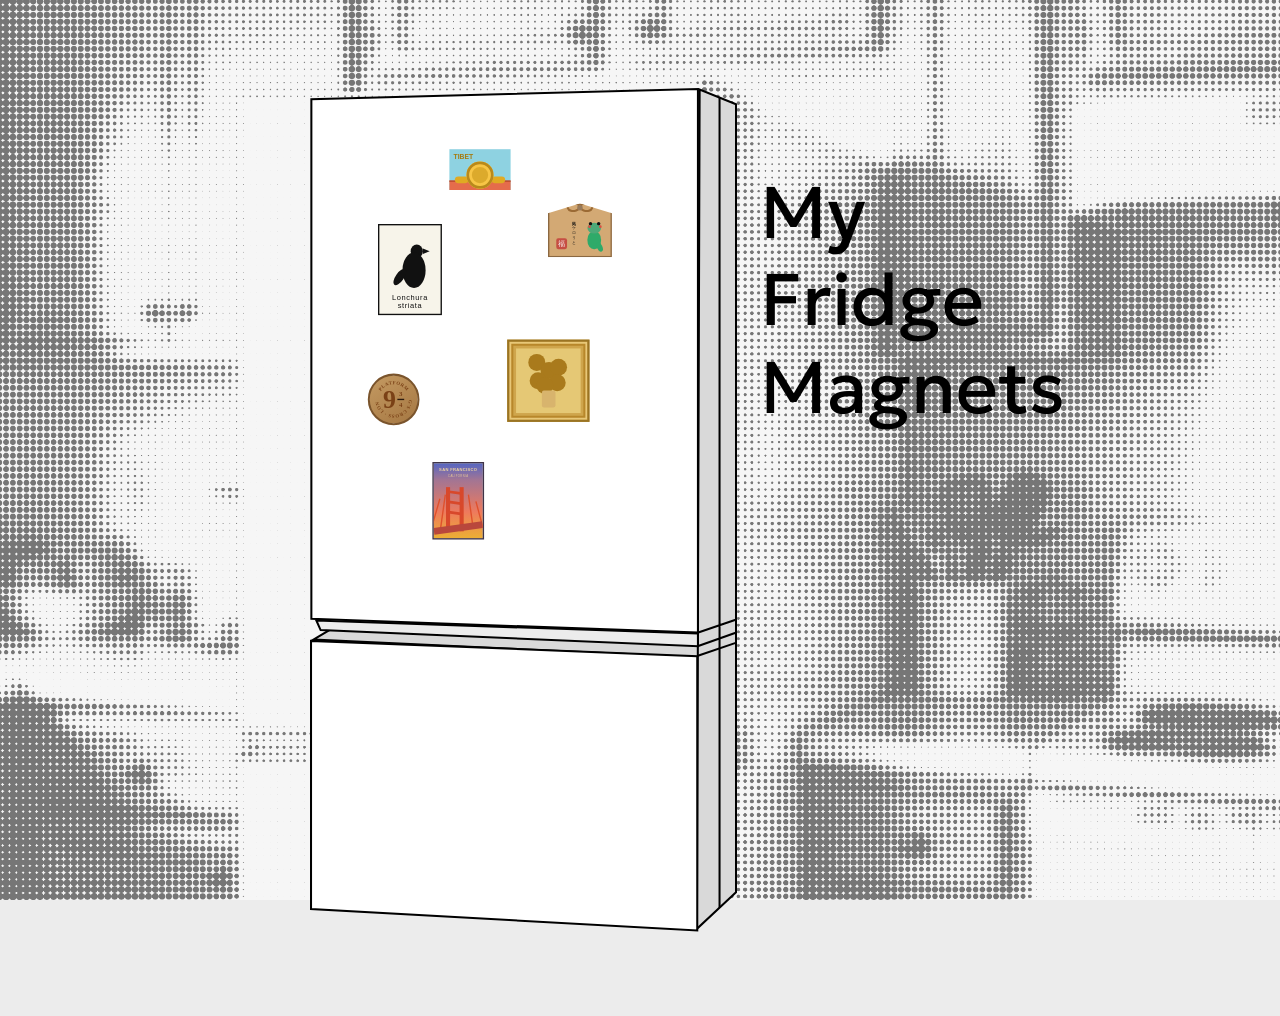
<file: index.html>
<!DOCTYPE html>
<html lang="en">
<head>
  <meta charset="UTF-8">
  <meta name="viewport" content="width=device-width, initial-scale=1.0">
  <title>My Fridge Magnets</title>
  <link rel="stylesheet" href="homepage.css">
  <style>
@import url('https://fonts.googleapis.com/css2?family=Geologica:wght,CRSV@100..900,0&display=swap');
</style>
</head>
<body>

  <div class="bg"></div>

  <main class="home">

    <section class="fridge-scene">

      <h1 class="fridge-title">My Fridge Magnets</h1>


      <div class="fridge-wrap">

       
          <svg class="fridge-svg" width="628" height="1241" viewBox="0 0 628 1241" fill="none" xmlns="http://www.w3.org/2000/svg">
            <path d="M584.037 813.896L566.328 836.966L5.03223 811.229L32.8906 794.514L584.037 813.896Z" fill="#D9D9D9" stroke="black" stroke-width="3"/>
            <rect x="552" y="787.5" width="54" height="51" fill="#D9D9D9"/>
            <path d="M626.5 24.0088V1182.85L569.011 1236.54L572.992 2.22656L626.5 24.0088Z" fill="#D9D9D9" stroke="black" stroke-width="3"/>
            <path d="M570.5 802.184V820.934L15.6279 797.25L9.3418 783.08L570.5 802.184Z" fill="#ECECEC" stroke="black" stroke-width="3"/>
            <path d="M570.5 800.944L2 780.553V16.46L570.5 1.53906V800.944Z" fill="white" stroke="black" stroke-width="3"/>
            <path d="M571 820.646L627 800.68M571 800.68L627 781.712M602.279 14.5V1205.5" stroke="black" stroke-width="3"/>
            <path d="M570.5 835L626 816" stroke="black" stroke-width="3"/>
            <path d="M569.5 835.468V1238.91L1.5 1207.54V813.061L569.5 835.468Z" fill="white" stroke="black" stroke-width="3"/>
          </svg>

          <button class="magnet magnet-sf" onclick="location.href='sanfrancisco.html'" aria-label="San Francisco magnet">

  <div class="sf-card">

    <div class="sf-title">SAN FRANCISCO</div>
    <div class="sf-subtitle">CALIFORNIA</div>


    <div class="bridge">
      <span class="tower tower-left"></span>
      <span class="tower tower-right"></span>

      <span class="cable cable-1"></span>
      <span class="cable cable-2"></span>
      <span class="cable cable-3"></span>
      <span class="cable cable-4"></span>
      <span class="cable cable-5"></span>
      <span class="cable cable-6"></span>

<span class="tower-bar bar1"></span>
<span class="tower-bar bar2"></span>
<span class="tower-bar bar3"></span>
      <span class="bridge-road"></span>
    </div>

  </div>

</button>

         <button class="magnet magnet-platform" onclick="location.href='platform934.html'">

  <div class="platform-badge">

    <svg class="platform-ring-text" viewBox="0 0 100 100">
      <defs>
        <path id="topArc" d="M 18,50 A 32,32 0 0,1 82,50" />
        <path id="bottomArc" d="M 82,50 A 32,32 0 0,1 18,50" />
      </defs>

      <text class="ring-top">
        <textPath href="#topArc" startOffset="50%" text-anchor="middle">
          PLATFORM
        </textPath>
      </text>

      <text class="ring-bottom">
        <textPath href="#bottomArc" startOffset="50%" text-anchor="middle">
          KING'S CROSS · LONDON
        </textPath>
      </text>
    </svg>

    <div class="platform-number">
      <span class="nine">9</span>
      <div class="fraction-wrap">
        <span class="fraction top">3</span>
        <span class="slash"></span>
        <span class="fraction bottom">4</span>
      </div>
    </div>

  </div>

</button>

               <button class="magnet magnet-tibet" onclick="location.href='tibet.html'">

  <div class="tibet-card">
    <div class="tibet-text-left">TIBET</div>

    <div class="dharma-wheel"></div>

    <div class="deer deer-left"></div>

    <div class="deer deer-right"></div>

    <div class="temple-base"></div>

  </div>

</button>

<button class="magnet-bird" onclick="location.href='zoo.html'" aria-label="Bird magnet">

  <span class="bird-card">

    <span class="bird">
      <span class="bird-head"></span>
      <span class="bird-body"></span>
      <span class="bird-tail"></span>
      <span class="bird-beak"></span>
    </span>

    <span class="bird-caption">Lonchura striata</span>

  </span>
  
</button>

<button class="magnet magnet-van-gogh" onclick="location.href='nationalgallery.html'">

  <div class="frame">
    
    <div class="painting">

      <div class="flower f1"></div>
      <div class="flower f2"></div>
      <div class="flower f3"></div>
      <div class="flower f4"></div>
      <div class="flower f5"></div>
      <div class="flower f6"></div>

      <div class="vase"></div>

    </div>

  </div>

</button>


  <button class="magnet-frog" onclick="location.href='hkd.html'" aria-label="Frog magnet">
    <span class="frog-board">
      <span class="frog-rope">
        <span class="rope-left"></span>
        <span class="rope-right"></span>
        <span class="rope-knot"></span>
      </span>
      <span class="frog-text-small">元気にケロリと</span>
      <span class="frog-stamp">福</span>

      <span class="frog-body"></span>
      <span class="frog-head"></span>
      <span class="frog-eye frog-eye-left"></span>
      <span class="frog-eye frog-eye-right"></span>
      <span class="frog-arm"></span>
      <span class="frog-dot frog-dot-left"></span>
      <span class="frog-dot frog-dot-right"></span>
    </span>
  </button>

</div>



      </div>
 
    </section>

  </main>

</body>
</html>
</file>
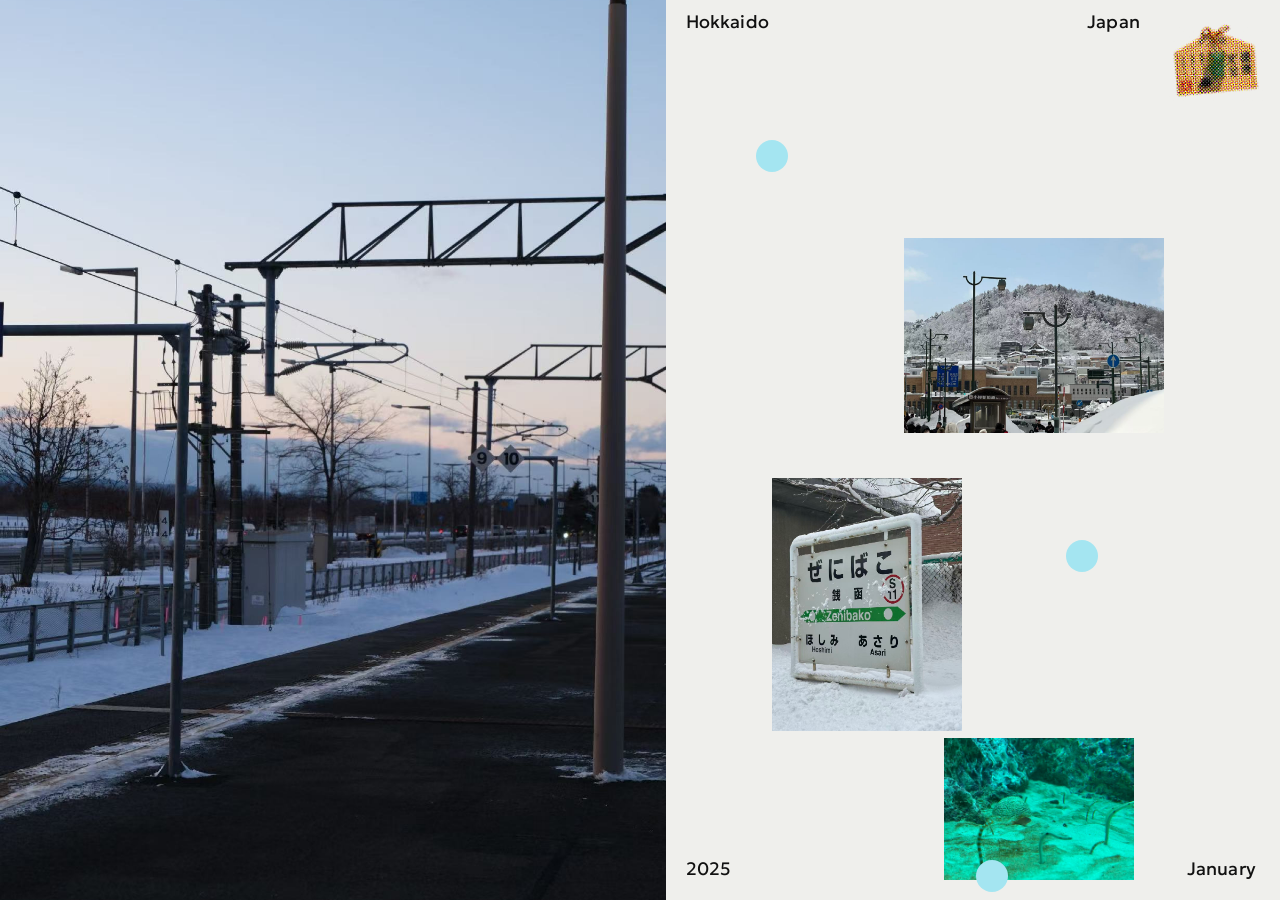
<file: hkd.html>
<!DOCTYPE html>
<html lang="en">
<head>
  <meta charset="UTF-8">
  <meta name="viewport" content="width=device-width, initial-scale=1.0">
  <title>Hokkaido</title>
  <link rel="stylesheet" href="hkd.css">
  <style>
    @import url('https://fonts.googleapis.com/css2?family=Geologica:wght@300;400;500;700&display=swap');
  </style>
</head>
<body>

  <main class="hokkaido-page">

    <section class="left-panel">
      <img src="img/Hokkaidomain.jpg" alt="Hokkaido main photo">
    </section>

    <section class="right-panel">

      <button class="corner-magnet"
              aria-label="Back to homepage"
              onclick="location.href='index.html'">
        <img src="img/hokkaidomagnet.png" alt="Hokkaido magnet">
      </button>

      <div class="meta top-left">Hokkaido</div>
      <div class="meta top-right">Japan</div>
      <div class="meta bottom-left">2025</div>
      <div class="meta bottom-right">January</div>

      <button class="dot dot-1"></button>
      <button class="dot dot-2"></button>
      <button class="dot dot-3"></button>


      <div class="scroll-content">

        <figure class="small-photo photo-1">
          <img src="img/hokkaido1.jpg" alt="Hokkaido photo 1">
        </figure>

        <figure class="small-photo photo-2">
          <img src="img/hokkaido2.jpg" alt="Hokkaido photo 2">
        </figure>

        <figure class="small-photo photo-3">
          <img src="img/hokkaido3.jpg" alt="Hokkaido photo 3">
        </figure>

      </div>

<div class="photo-group group-1">
  <button class="photo-btn photo-btn-1">
    <img src="img/hokkaido4.jpg" alt="Hokkaido photo 1">
  </button>
  <div class="photo-note note-1">
    This shop was full of delicate glass ornaments and tiny reflections.
  </div>
</div>

<div class="photo-group group-2">
  <button class="photo-btn photo-btn-2">
    <img src="img/hokkaido5.jpg" alt="Hokkaido photo 2">
  </button>
  <div class="photo-note note-2">
    At night, the snow lanterns glowed softly and the whole place felt very quiet.
  </div>
</div>
    </section>

  </main>

</body>
</html>
</file>
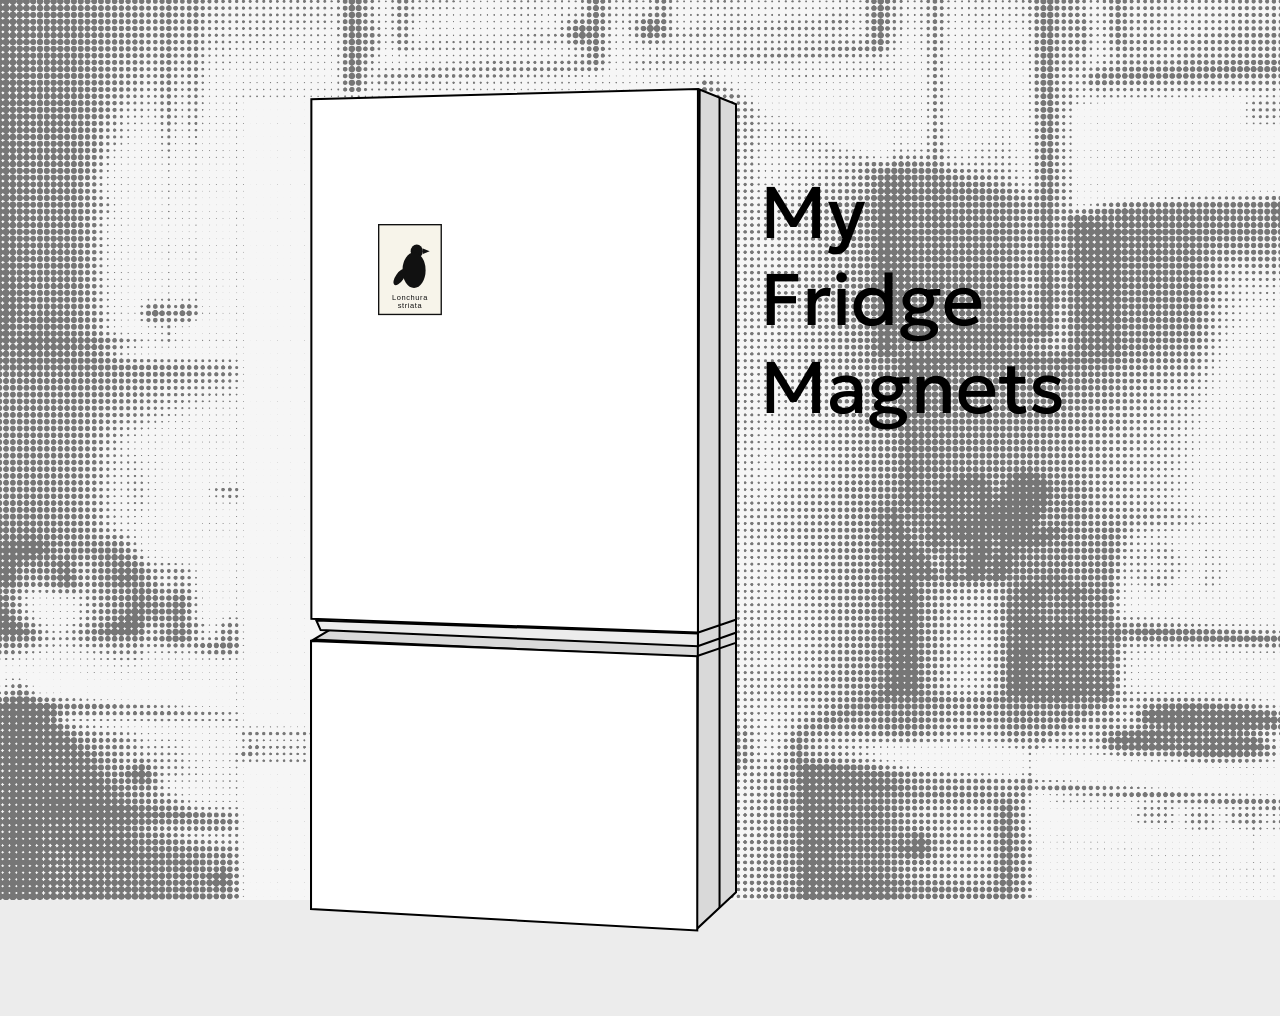
<file: homepage.html>
<!DOCTYPE html>
<html lang="en">
<head>
  <meta charset="UTF-8">
  <meta name="viewport" content="width=device-width, initial-scale=1.0">
  <title>My Fridge Magnets</title>
  <link rel="stylesheet" href="homepage.css">
  <style>
@import url('https://fonts.googleapis.com/css2?family=Geologica:wght,CRSV@100..900,0&display=swap');
</style>
</head>
<body>

  <!-- 背景 -->
  <div class="bg"></div>

  <main class="home">

    <section class="fridge-scene">

      <!-- 冰箱标题 -->
      <h1 class="fridge-title">My Fridge Magnets</h1>


      <div class="fridge-wrap">

       
          <svg class="fridge-svg" width="628" height="1241" viewBox="0 0 628 1241" fill="none" xmlns="http://www.w3.org/2000/svg">
            <path d="M584.037 813.896L566.328 836.966L5.03223 811.229L32.8906 794.514L584.037 813.896Z" fill="#D9D9D9" stroke="black" stroke-width="3"/>
            <rect x="552" y="787.5" width="54" height="51" fill="#D9D9D9"/>
            <path d="M626.5 24.0088V1182.85L569.011 1236.54L572.992 2.22656L626.5 24.0088Z" fill="#D9D9D9" stroke="black" stroke-width="3"/>
            <path d="M570.5 802.184V820.934L15.6279 797.25L9.3418 783.08L570.5 802.184Z" fill="#ECECEC" stroke="black" stroke-width="3"/>
            <path d="M570.5 800.944L2 780.553V16.46L570.5 1.53906V800.944Z" fill="white" stroke="black" stroke-width="3"/>
            <path d="M571 820.646L627 800.68M571 800.68L627 781.712M602.279 14.5V1205.5" stroke="black" stroke-width="3"/>
            <path d="M570.5 835L626 816" stroke="black" stroke-width="3"/>
            <path d="M569.5 835.468V1238.91L1.5 1207.54V813.061L569.5 835.468Z" fill="white" stroke="black" stroke-width="3"/>
          </svg>

<button class="magnet-bird" onclick="location.href='zoo.html'" aria-label="Bird magnet">

  <span class="bird-card">

    <span class="bird">
      <span class="bird-head"></span>
      <span class="bird-body"></span>
      <span class="bird-tail"></span>
      <span class="bird-beak"></span>
    </span>

    <span class="bird-caption">Lonchura striata</span>

  </span>
  
</button>


      </div>
    </section>

  </main>

</body>
</html>
</file>
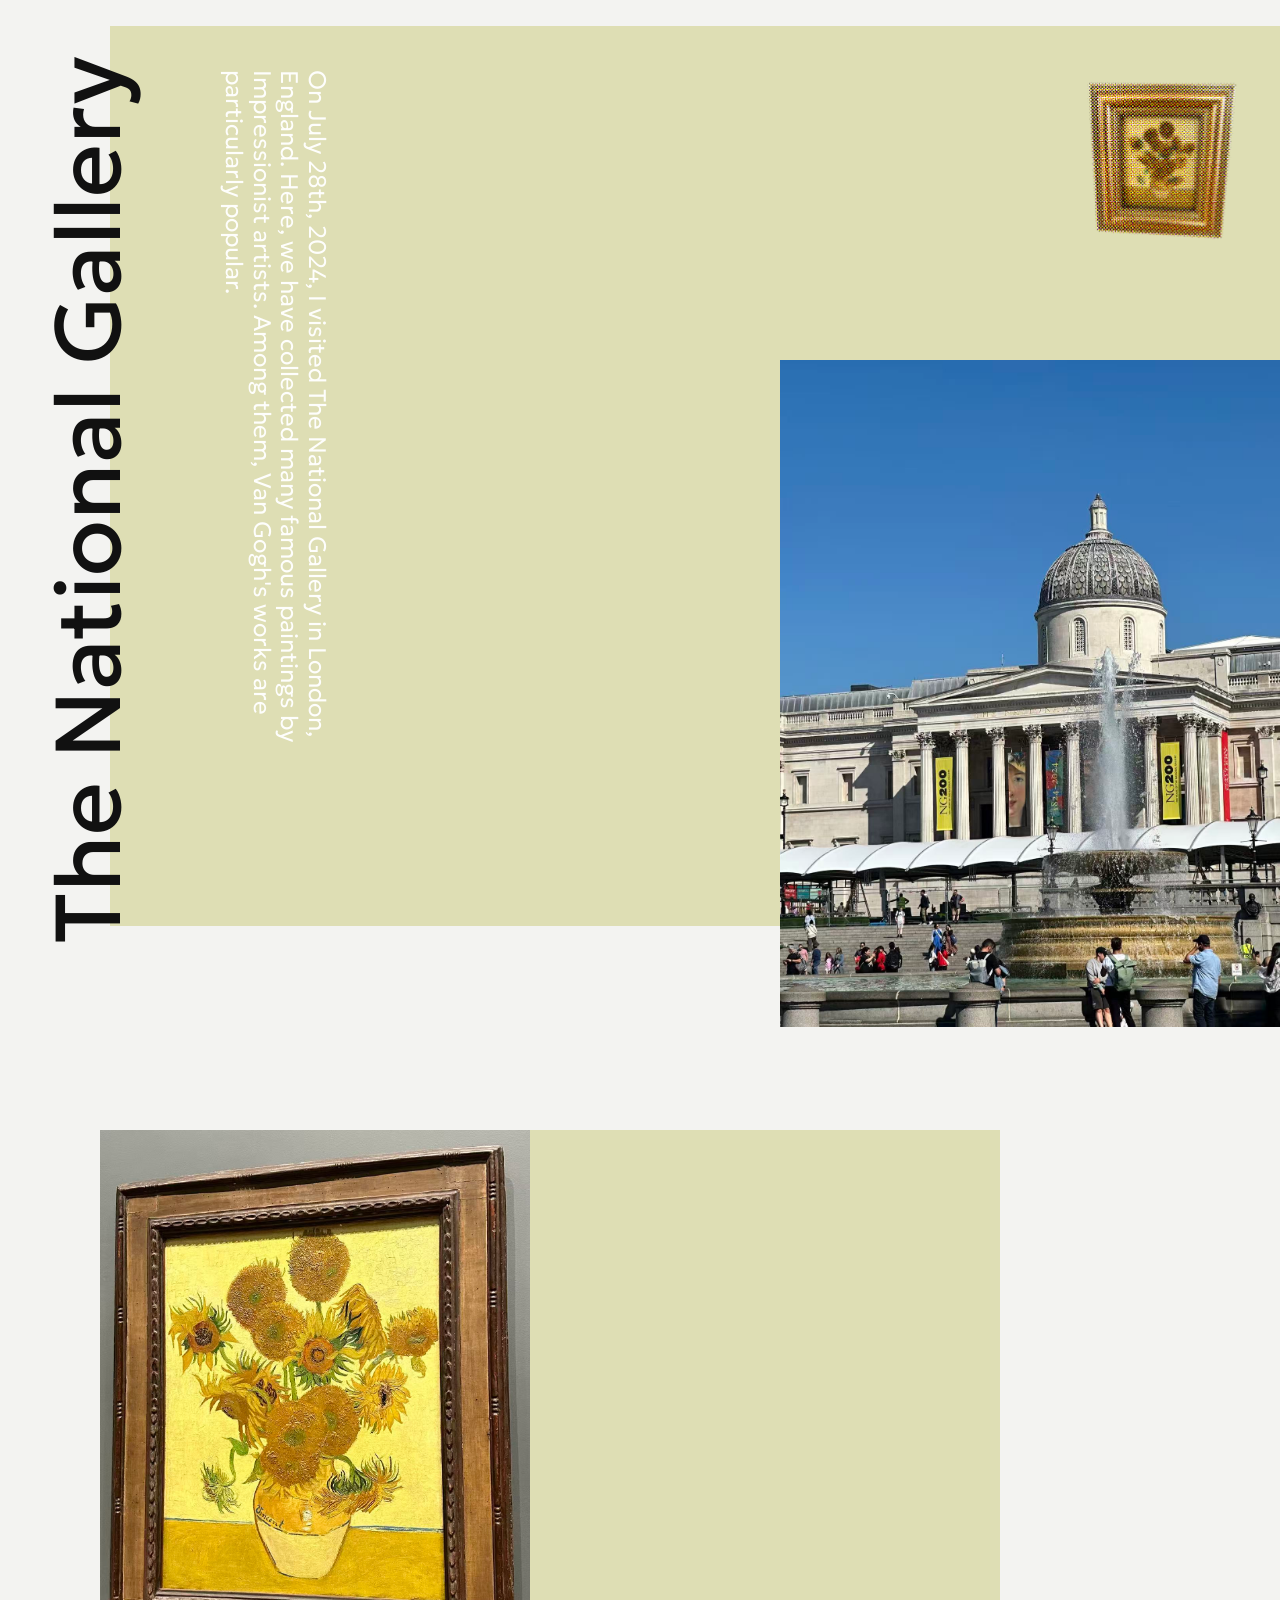
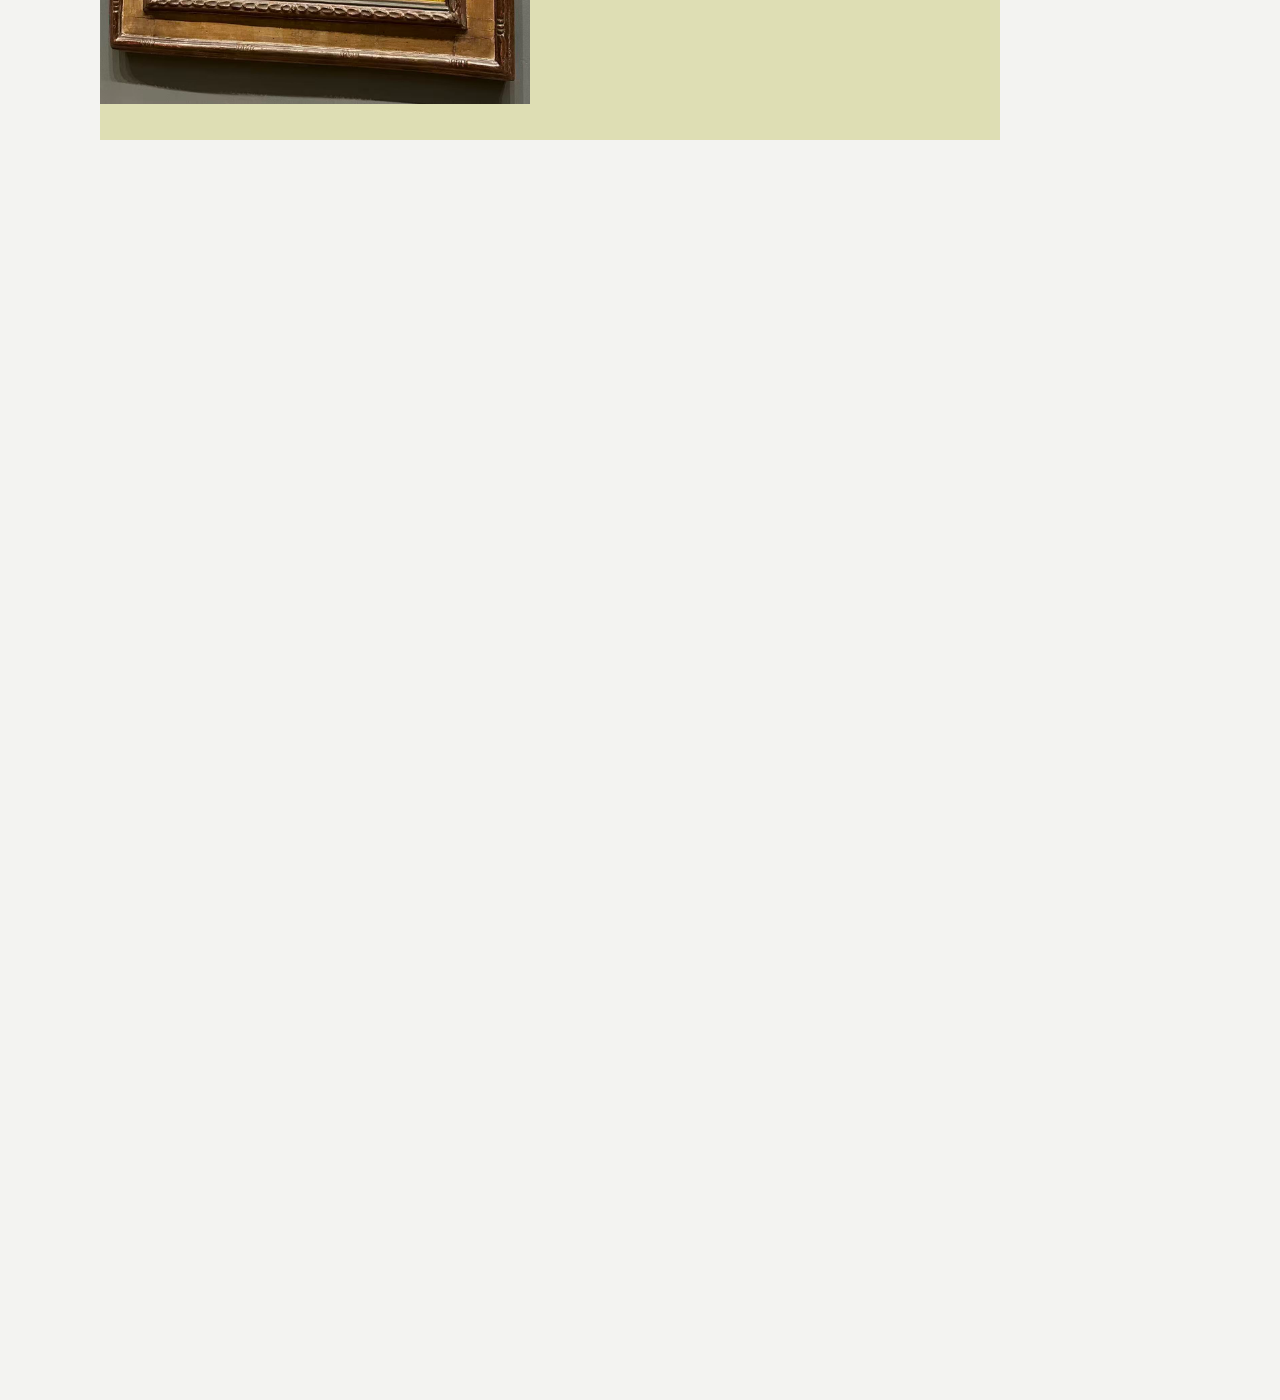
<file: nationalgallery.html>
<!DOCTYPE html>
<html lang="en">
<head>
  <meta charset="UTF-8">
  <meta name="viewport" content="width=device-width, initial-scale=1.0">
  <title>The National Gallery</title>
  <link rel="stylesheet" href="nationalgallery.css">
  <style>
    @import url('https://fonts.googleapis.com/css2?family=Geologica:wght@300;400;500;700&display=swap');
  </style>
</head>
<body>

  <main class="gallery-page">

    <button class="corner-magnet"
            aria-label="Back to homepage"
            onclick="location.href='index.html'">
      <img src="img/nationalgallerymagnet.png" alt="National Gallery magnet">
    </button>

    <section class="composition">

      <div class="blue-panel"></div>


      <div class="blue-square"></div>


      <h1 class="main-title">The National Gallery</h1>

      <p class="vertical-text">
        On July 28th, 2024, I visited The National Gallery in London, England.
        Here, we have collected many famous paintings by Impressionist artists.
        Among them, Van Gogh's works are particularly popular.
      </p>

<div class="photo-group group-1">
  <button class="photo-btn photo-btn-1">
    <img src="img/nationalgallery-main.jpg" alt="National Gallery photo">
  </button>
  <div class="photo-note note-1">
   #Charing Cross
  </div>
</div>

<div class="photo-group group-2">
  <button class="photo-btn photo-btn-2">
    <img src="img/nationalgalleryflower.jpg" alt="National Gallery photo 2">
  </button>
  <div class="photo-note note-2">
   The Sunflowers series by Vincent van Gogh includes several versions, each with unique characteristics and significance.
  </div>
</div>

    </section>



      <div class="block2"></div>



  </main>

</body>
</html>
</file>
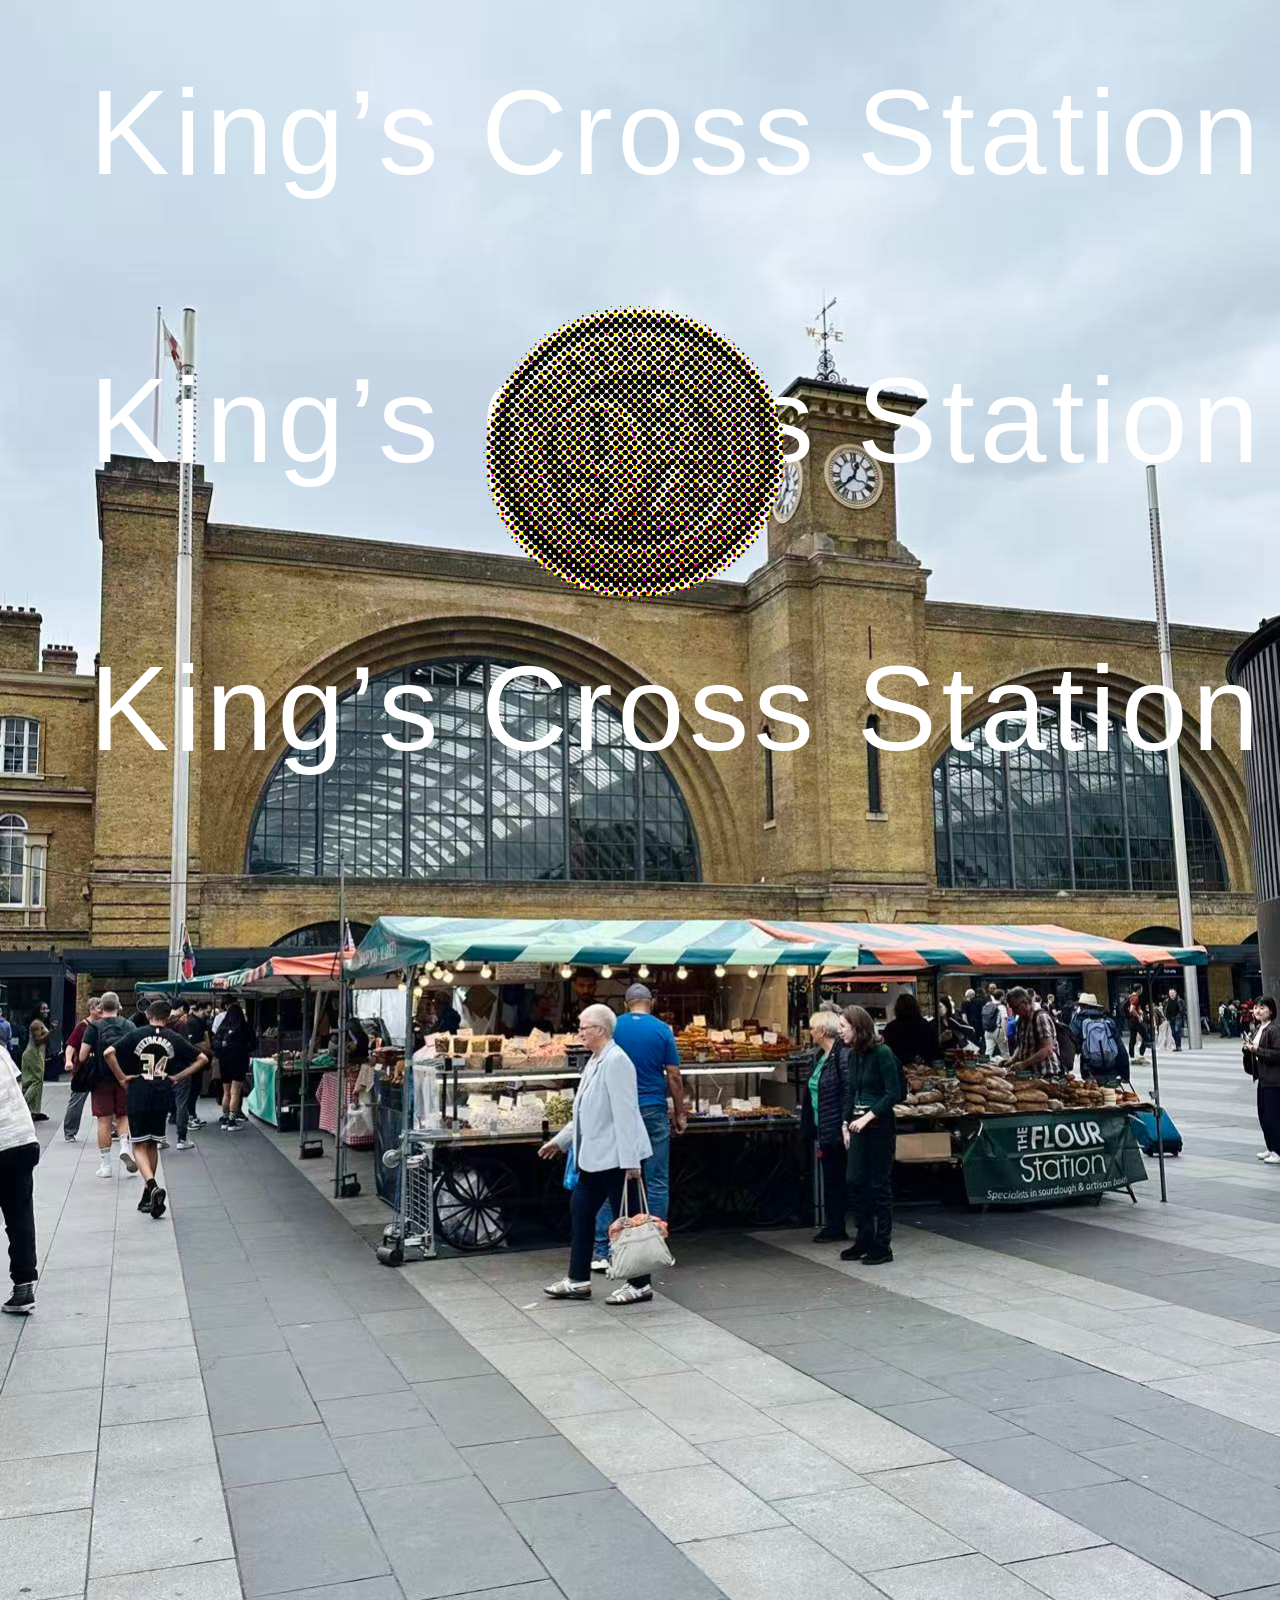
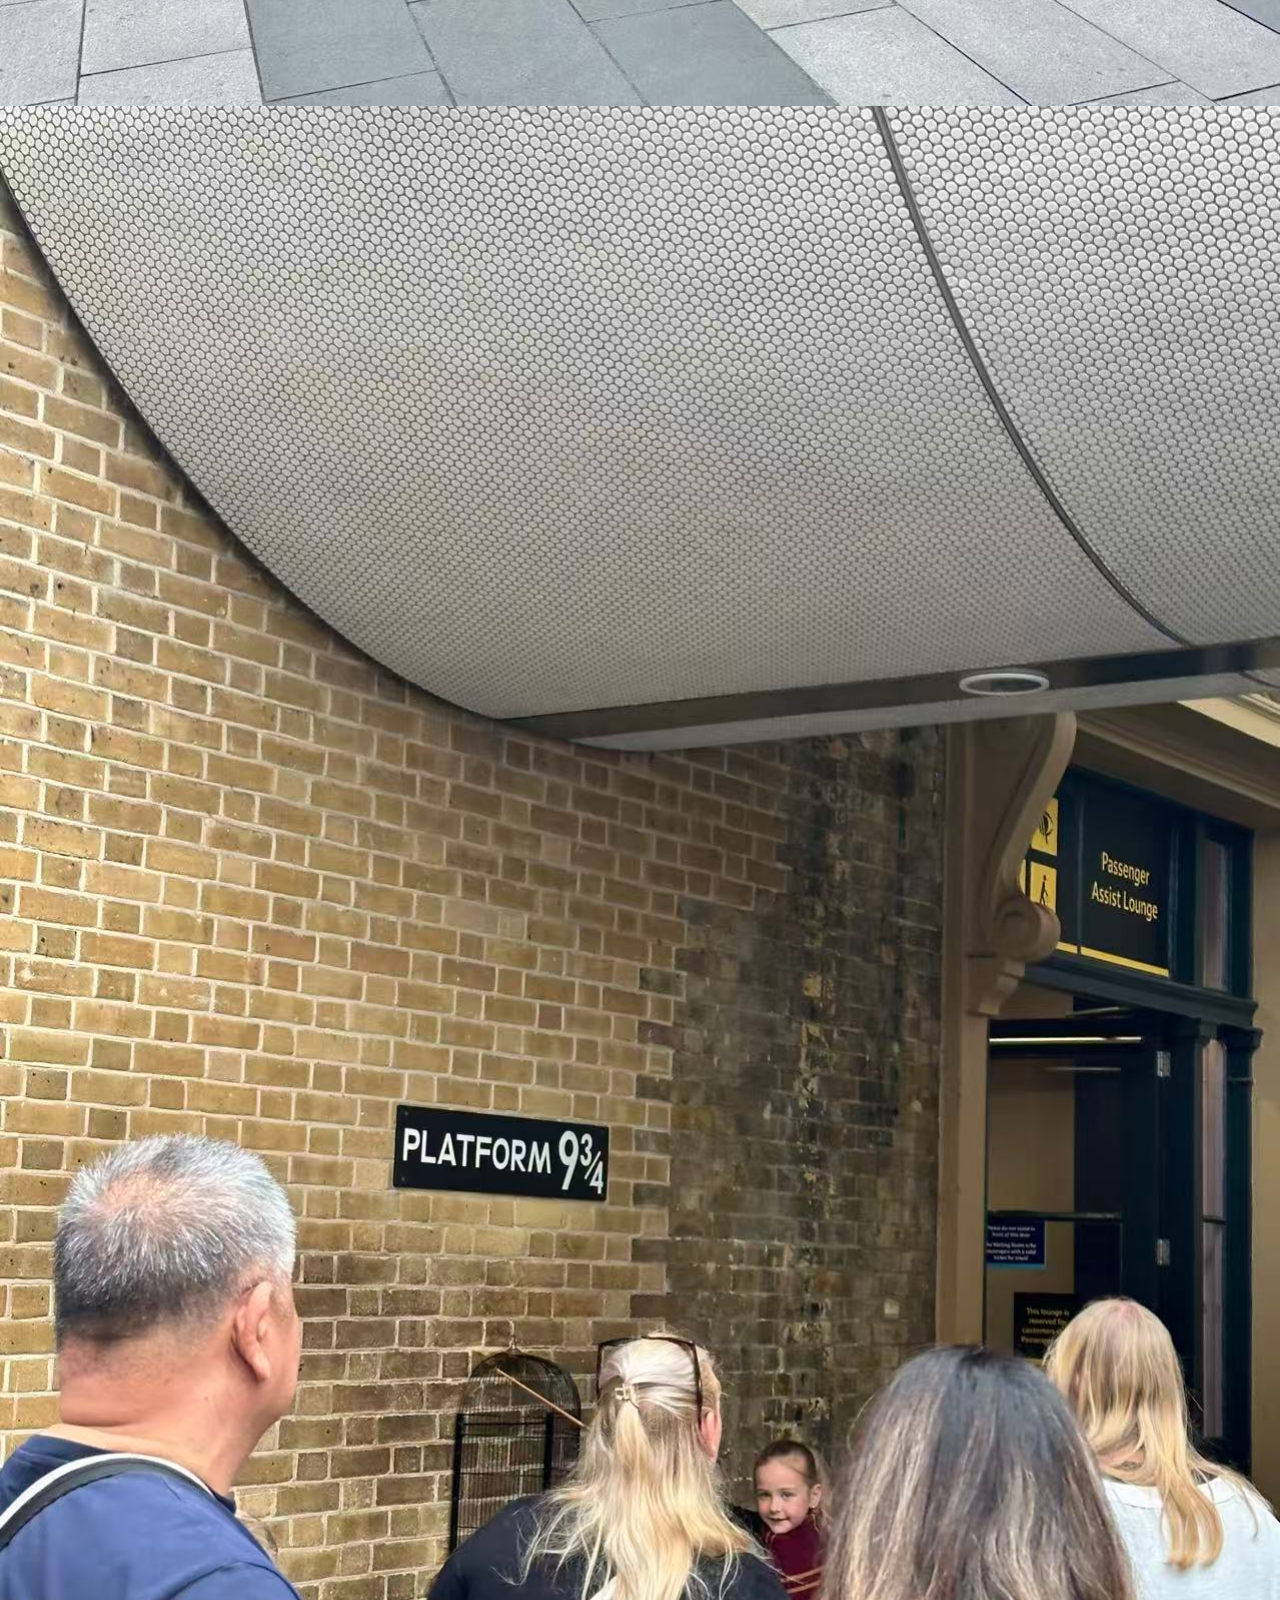
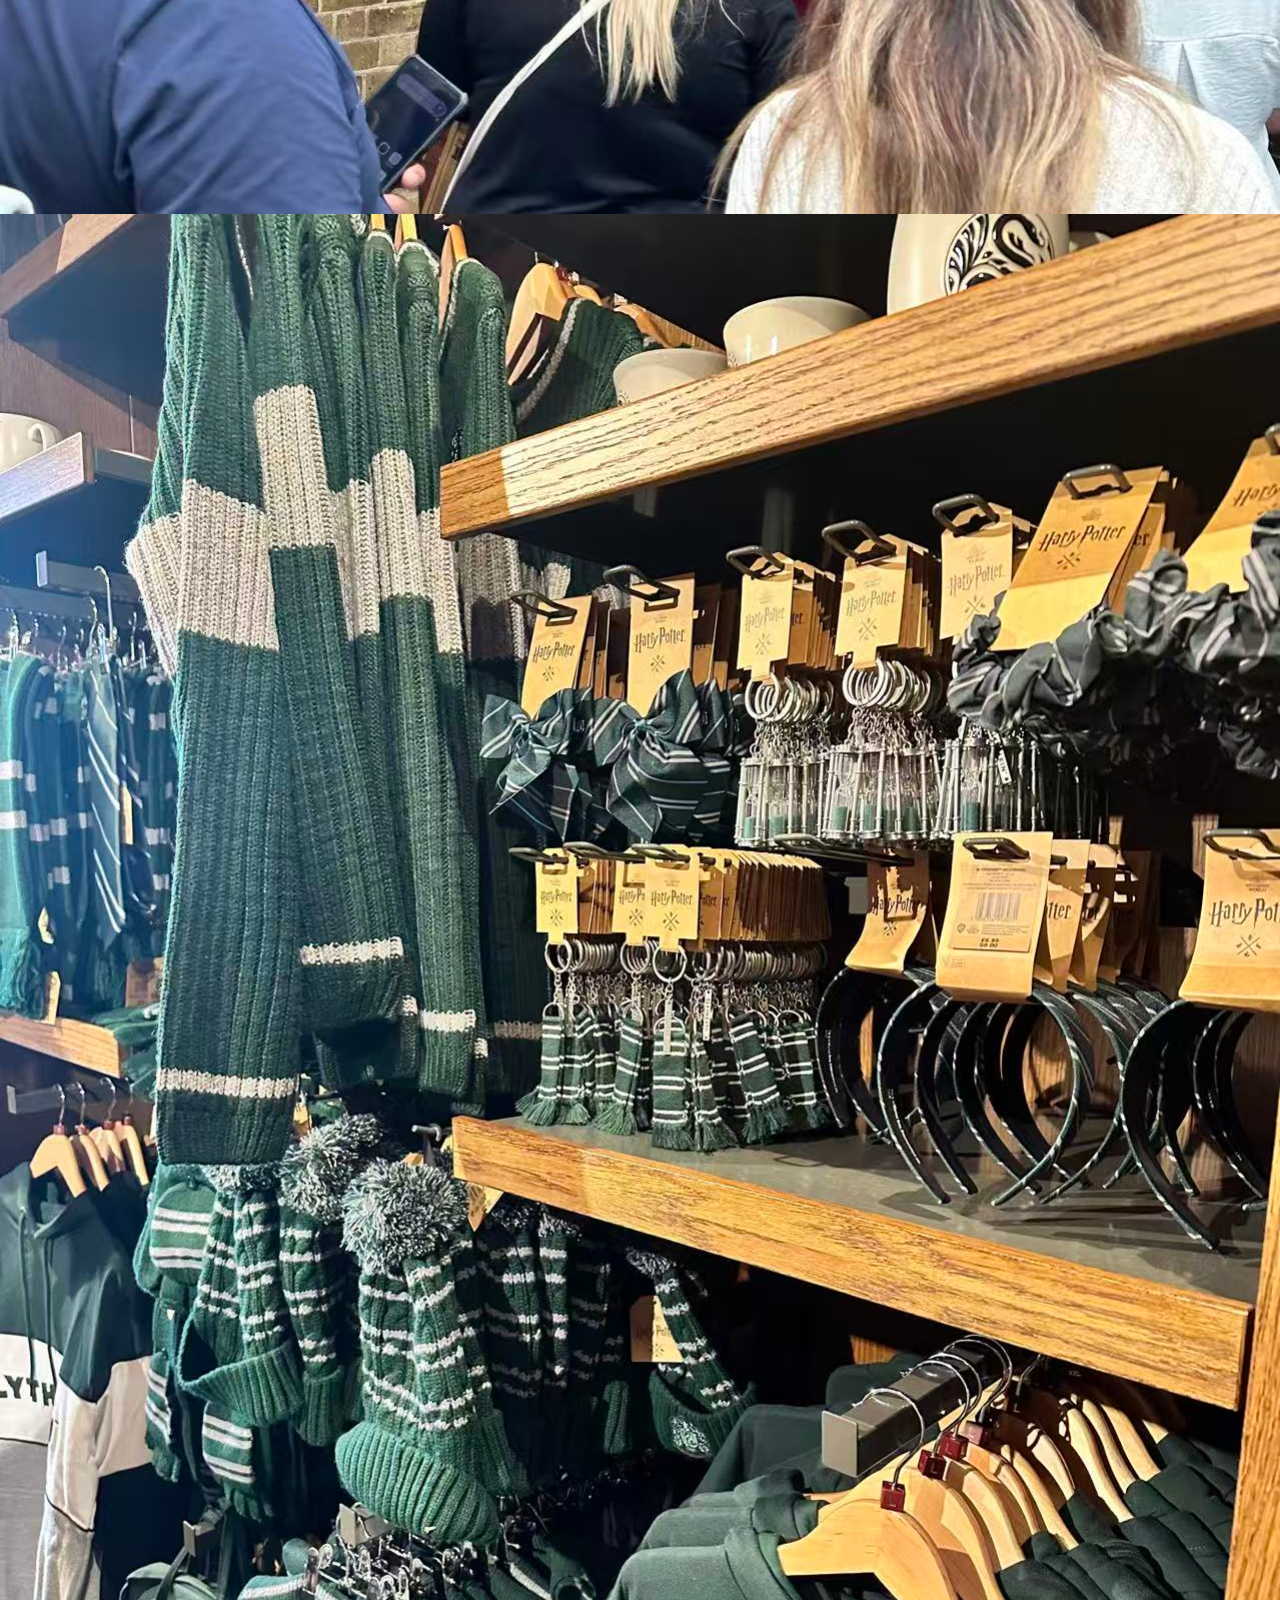
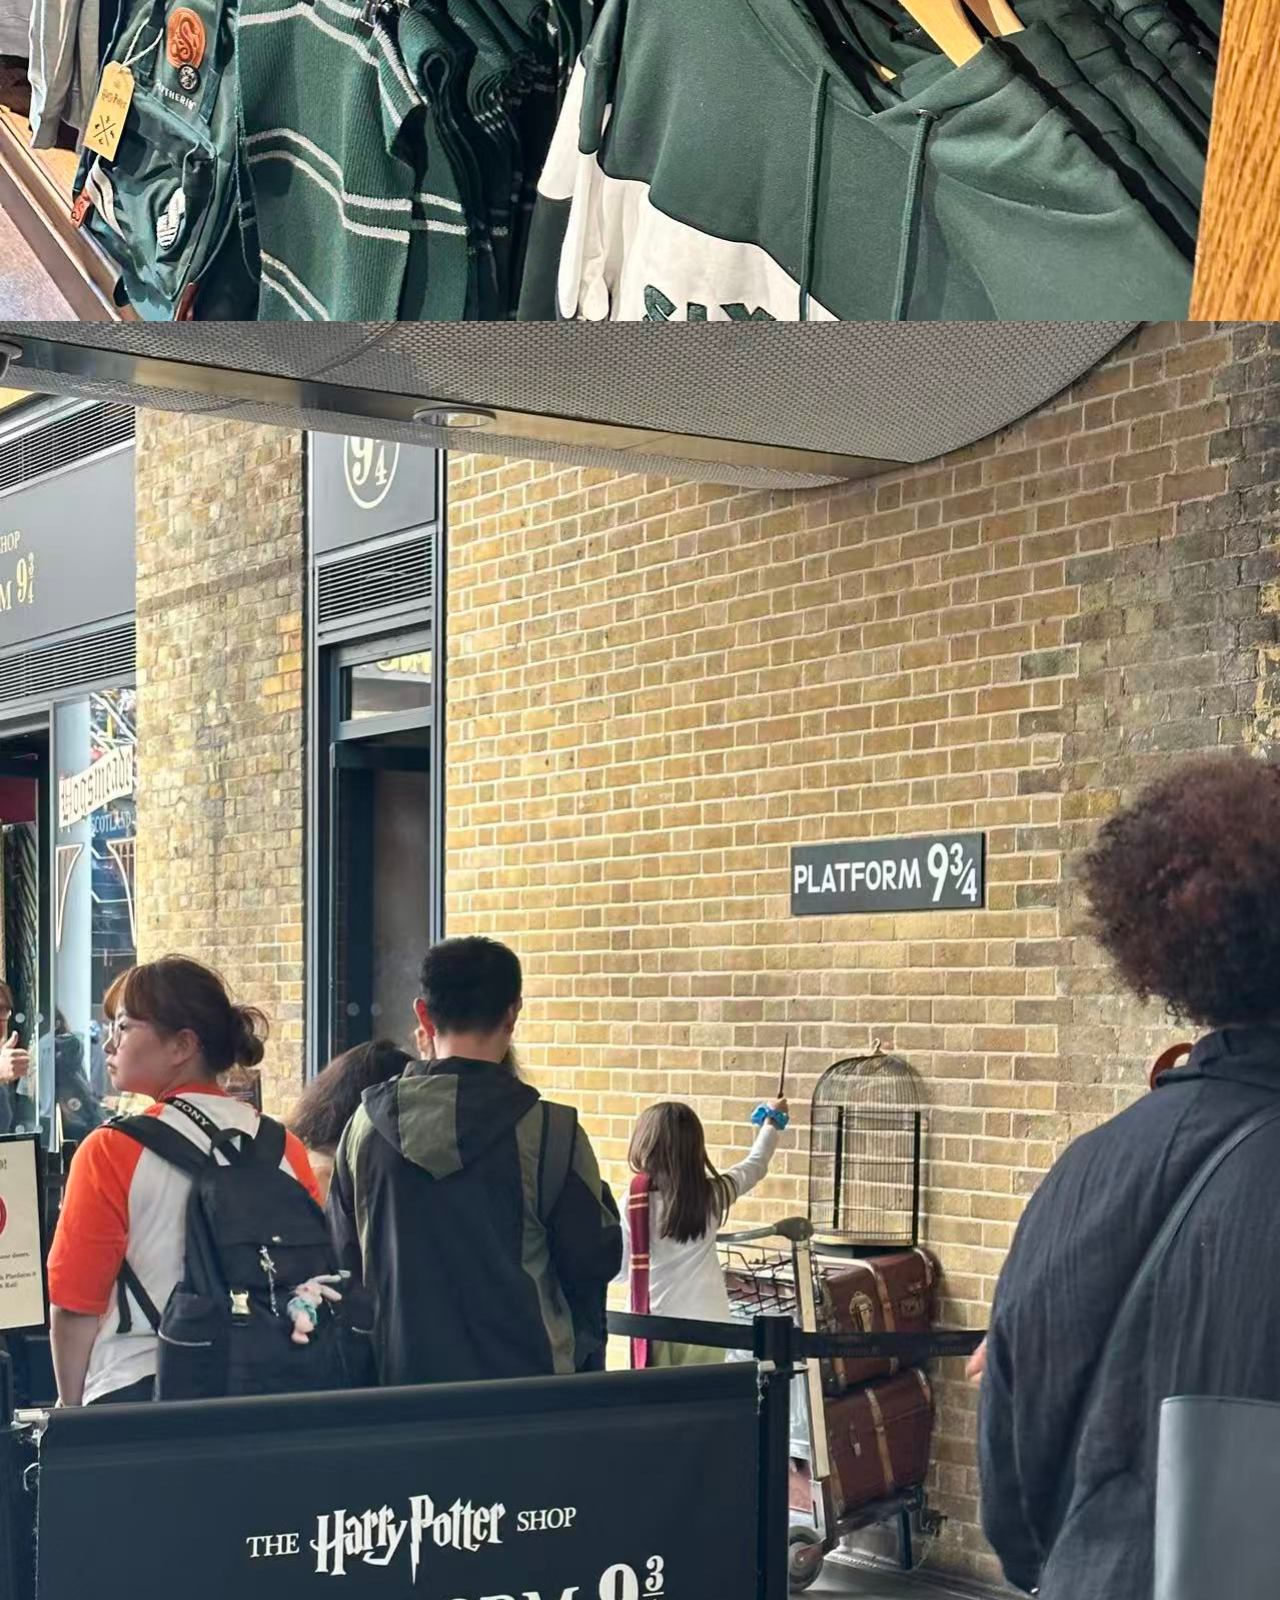
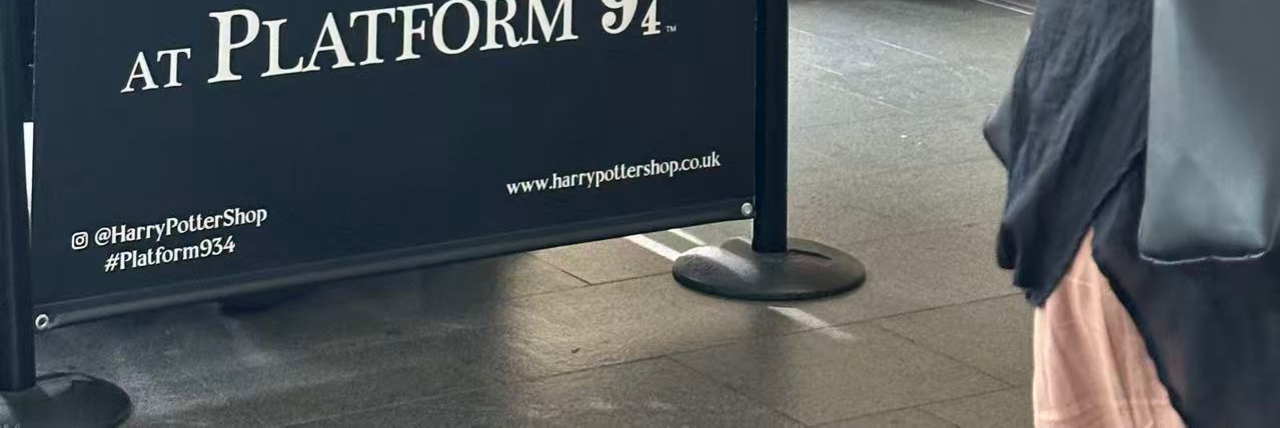
<file: platform934.html>
<!DOCTYPE html>
<html lang="en">
<head>
  <meta charset="UTF-8">
  <meta name="viewport" content="width=device-width, initial-scale=1.0">
  <title>King's Cross Station</title>
  <link rel="stylesheet" href="platform934.css">
  <style>
    @import url('https://fonts.googleapis.com/css2?family=Geologica:wght@200;300;400;500&display=swap');
  </style>
</head>
<body>

  <main class="station-page">
    <section class="image-stack">
      <div class="panel panel-1">
        <img src="img/kingscross1.jpg" alt="King's Cross image 1">
      </div>

      <div class="panel panel-2">
        <img src="img/kingscross2.jpg" alt="King's Cross image 2">
      </div>

      <div class="panel panel-3">
        <img src="img/kingscross3.jpg" alt="King's Cross image 3">
      </div>

      <div class="panel panel-4">
        <img src="img/kingscross4.jpg" alt="King's Cross image 4">
      </div>

    </section>

    <section class="text-overlay">  
  <button class="overlay-line line-1">King’s Cross Station</button>
  <button class="overlay-line line-2">King’s Cross Station</button>
  <button class="overlay-line line-3">King’s Cross Station</button>
    </section>

    <button class="center-magnet"
            onclick="location.href='index.html'"
            aria-label="Back to homepage">
      <img src="img/platformmagnet.png" alt="Platform 9 3/4 magnet">
    </button>

  </main>

</body>
</html>
</file>
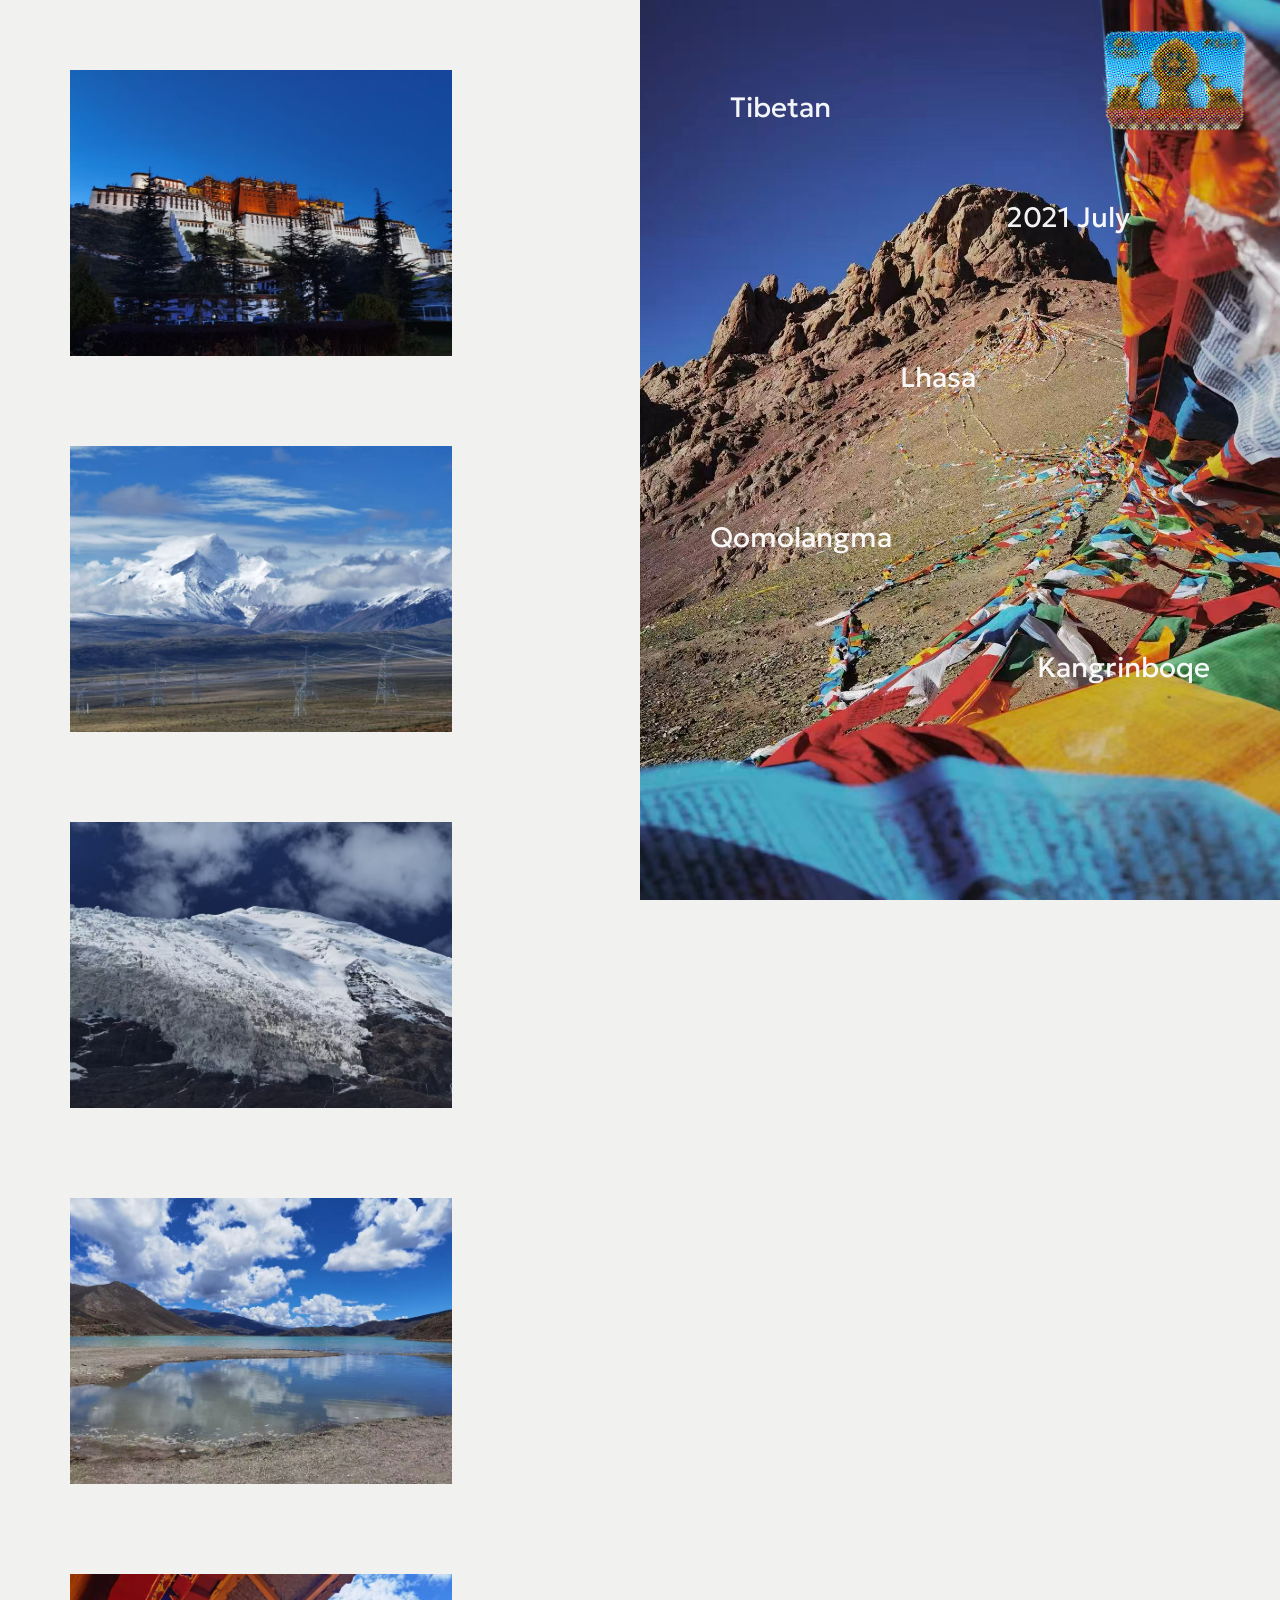
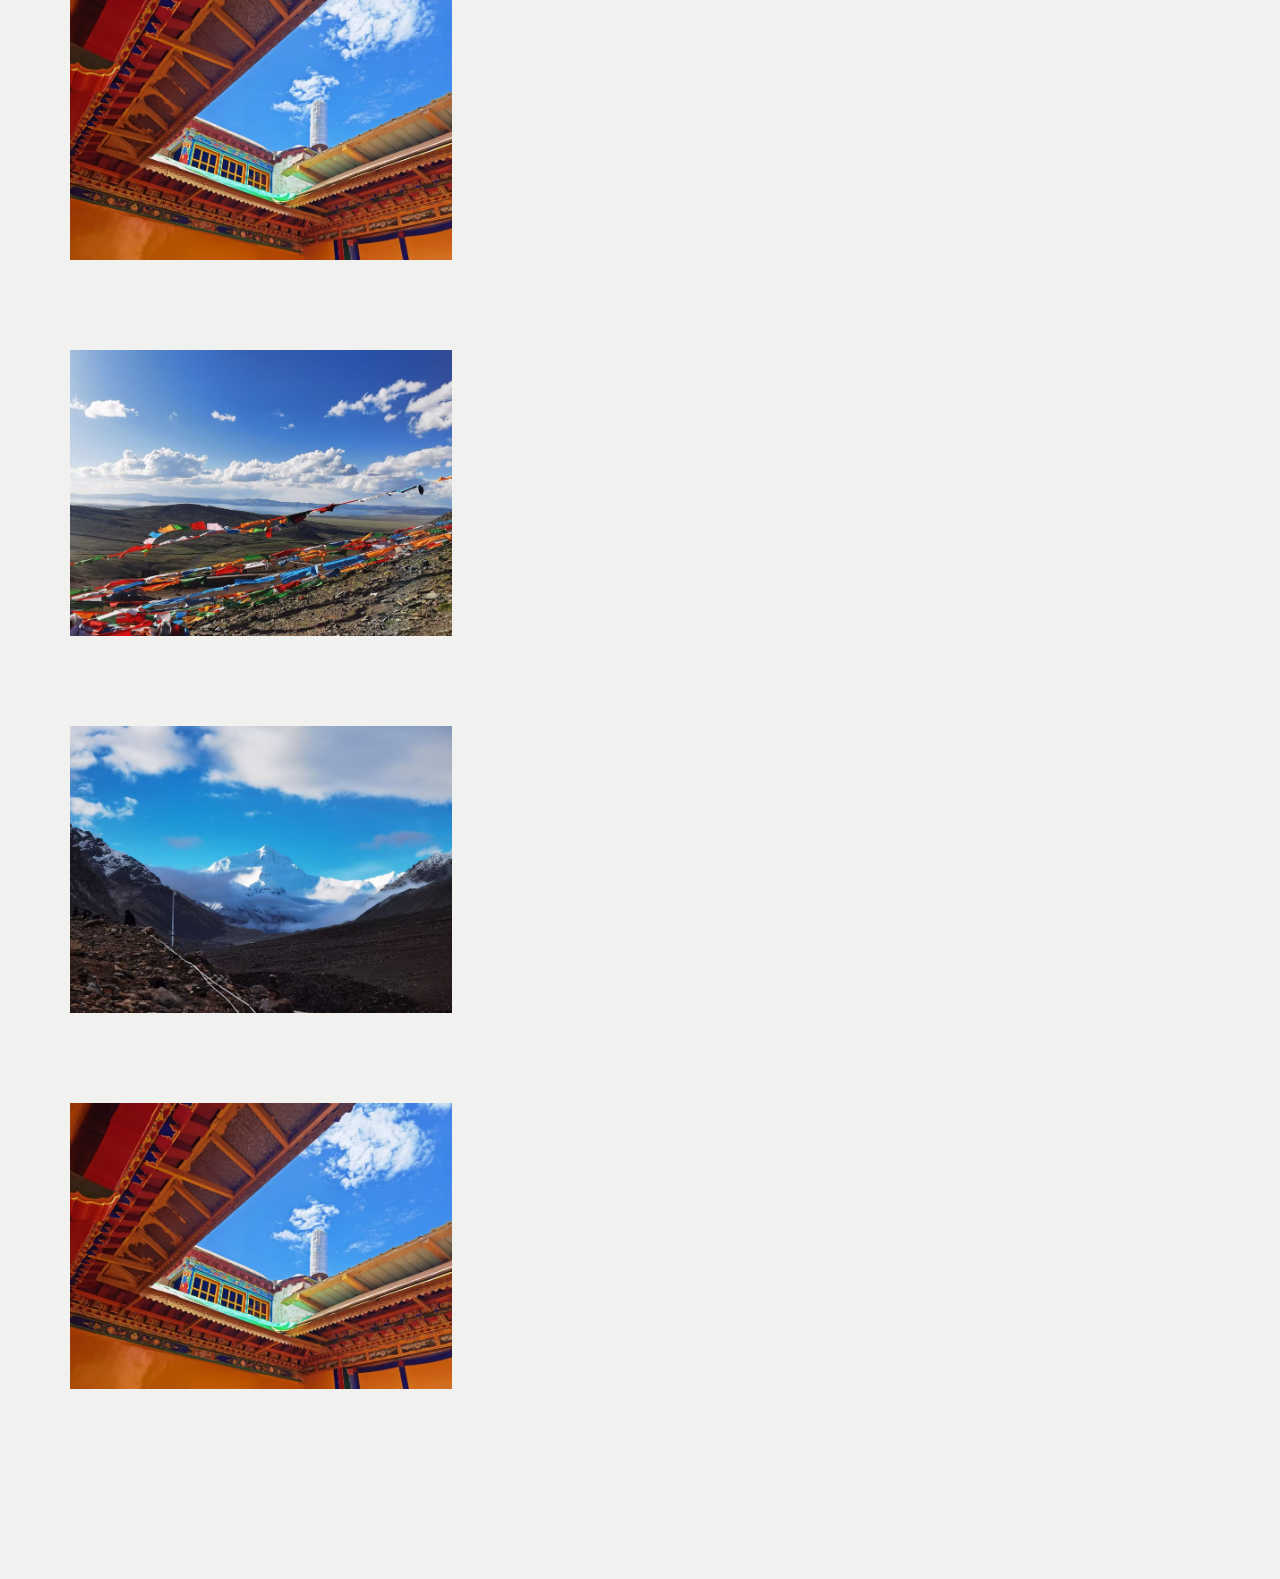
<file: tibet.html>
<!DOCTYPE html>
<html lang="en">
<head>
  <meta charset="UTF-8">
  <meta name="viewport" content="width=device-width, initial-scale=1.0">
  <title>Tibetan</title>
  <link rel="stylesheet" href="tibet.css">
  <style>
    @import url('https://fonts.googleapis.com/css2?family=Geologica:wght@200;300;400;500&display=swap');
  </style>
</head>
<body>

  <main class="tibet-page">

    <button class="corner-magnet"
            aria-label="Back to homepage"
            onclick="location.href='index.html'">
      <img src="img/tibetmagnet.png" alt="Tibet magnet">
    </button>

    <section class="left-gallery">

      <figure class="left-photo photo-1">
        <img src="img/tibet1.jpg" alt="Tibet photo 1">
      </figure>

      <figure class="left-photo photo-2">
        <img src="img/tibet2.jpg" alt="Tibet photo 2">
      </figure>

      <figure class="left-photo photo-3">
        <img src="img/tibet3.jpg" alt="Tibet photo 3">
      </figure>

      <figure class="left-photo photo-4">
        <img src="img/tibet4.jpg" alt="Tibet photo 4">
      </figure>

      <figure class="left-photo photo-5">
        <img src="img/tibet5.jpg" alt="Tibet photo 5">
      </figure>

      <figure class="left-photo photo-6">
        <img src="img/tibet6.jpg" alt="Tibet photo 6">
      </figure>

      <figure class="left-photo photo-7">
        <img src="img/tibet7.jpg" alt="Tibet photo 7">
      </figure>

      <figure class="left-photo photo-8">
        <img src="img/tibet8.jpg" alt="Tibet photo 8">
      </figure>

    </section>

    <section class="right-panel">

      <figure class="main-photo">
        <img src="img/tibetmain.jpg" alt="Main Tibet photo">
      </figure>

      <button class="word word-1">Tibetan</button>
      <button class="word word-2">2021 July</button>
      <button class="word word-3">Lhasa</button>
      <button class="word word-4">Qomolangma</button>
      <button class="word word-5">Kangrinboqe</button>

    </section>

  </main>

</body>
</html>
</file>
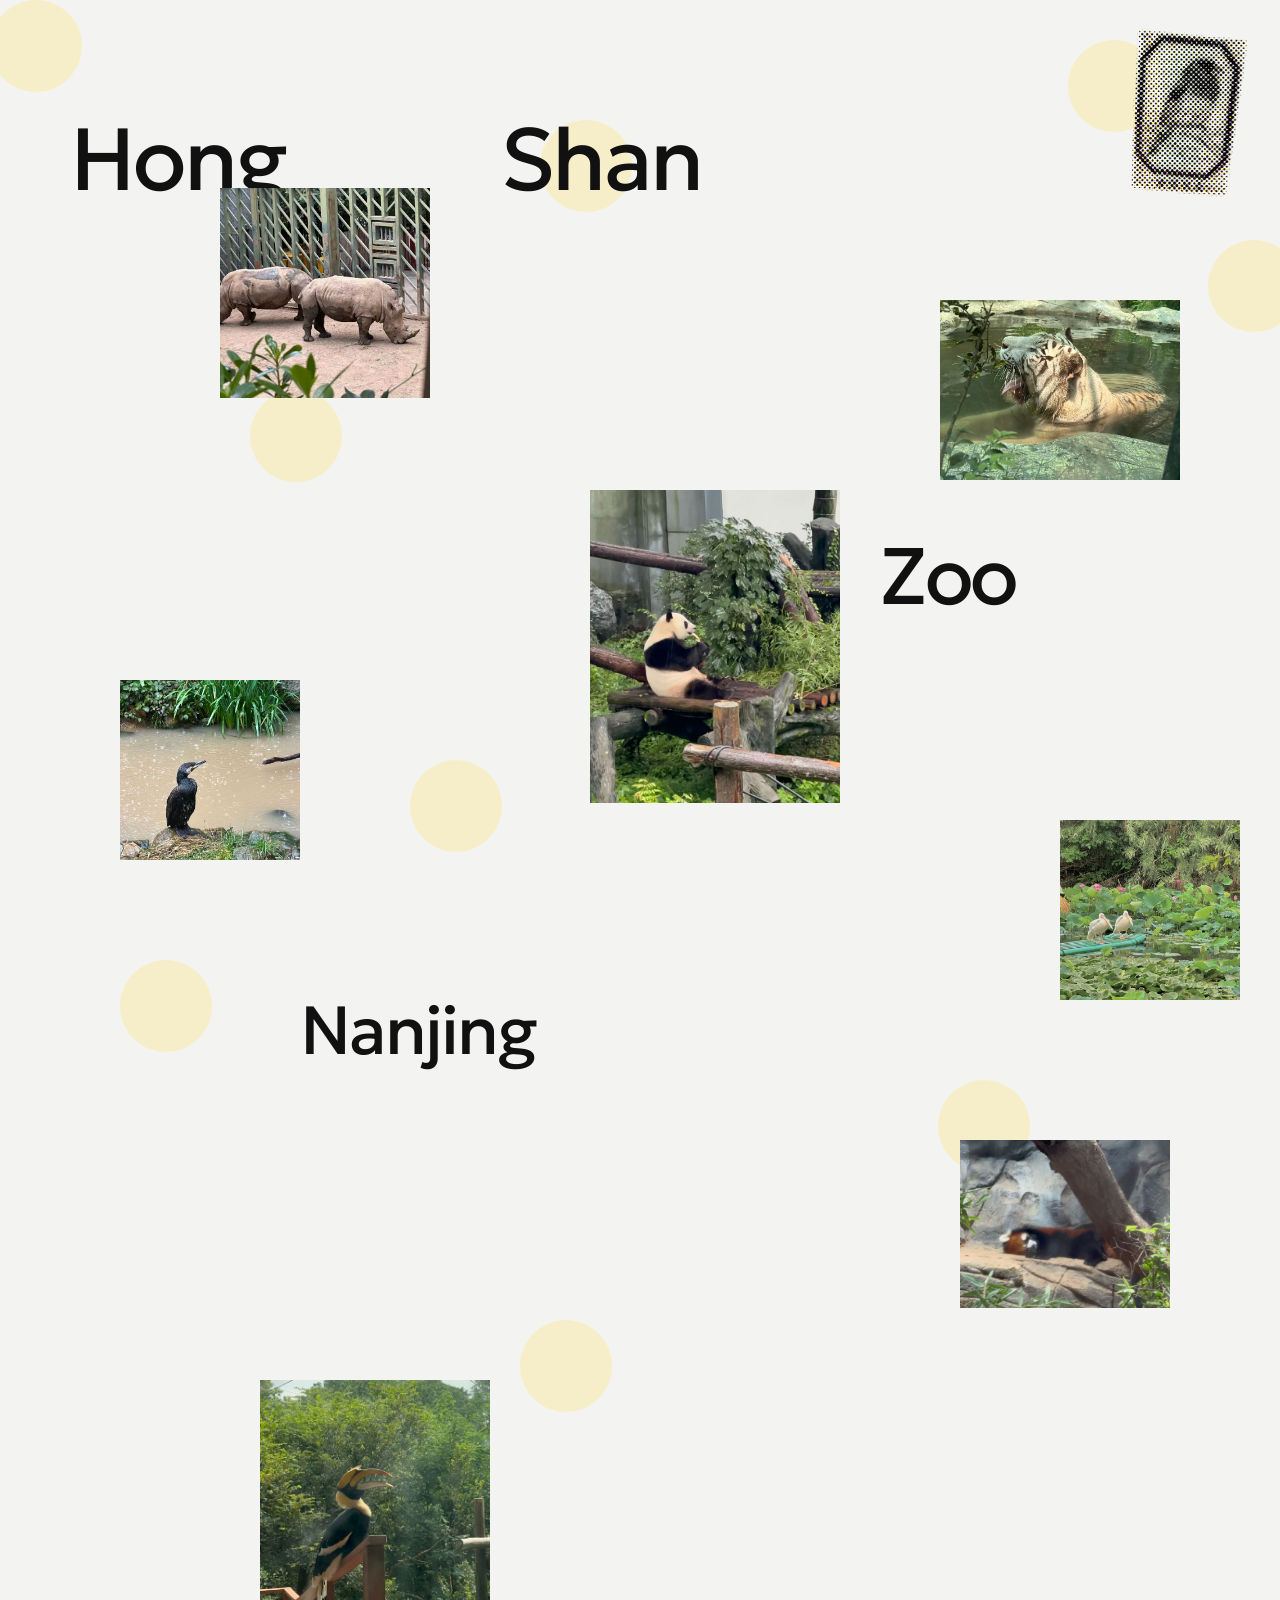
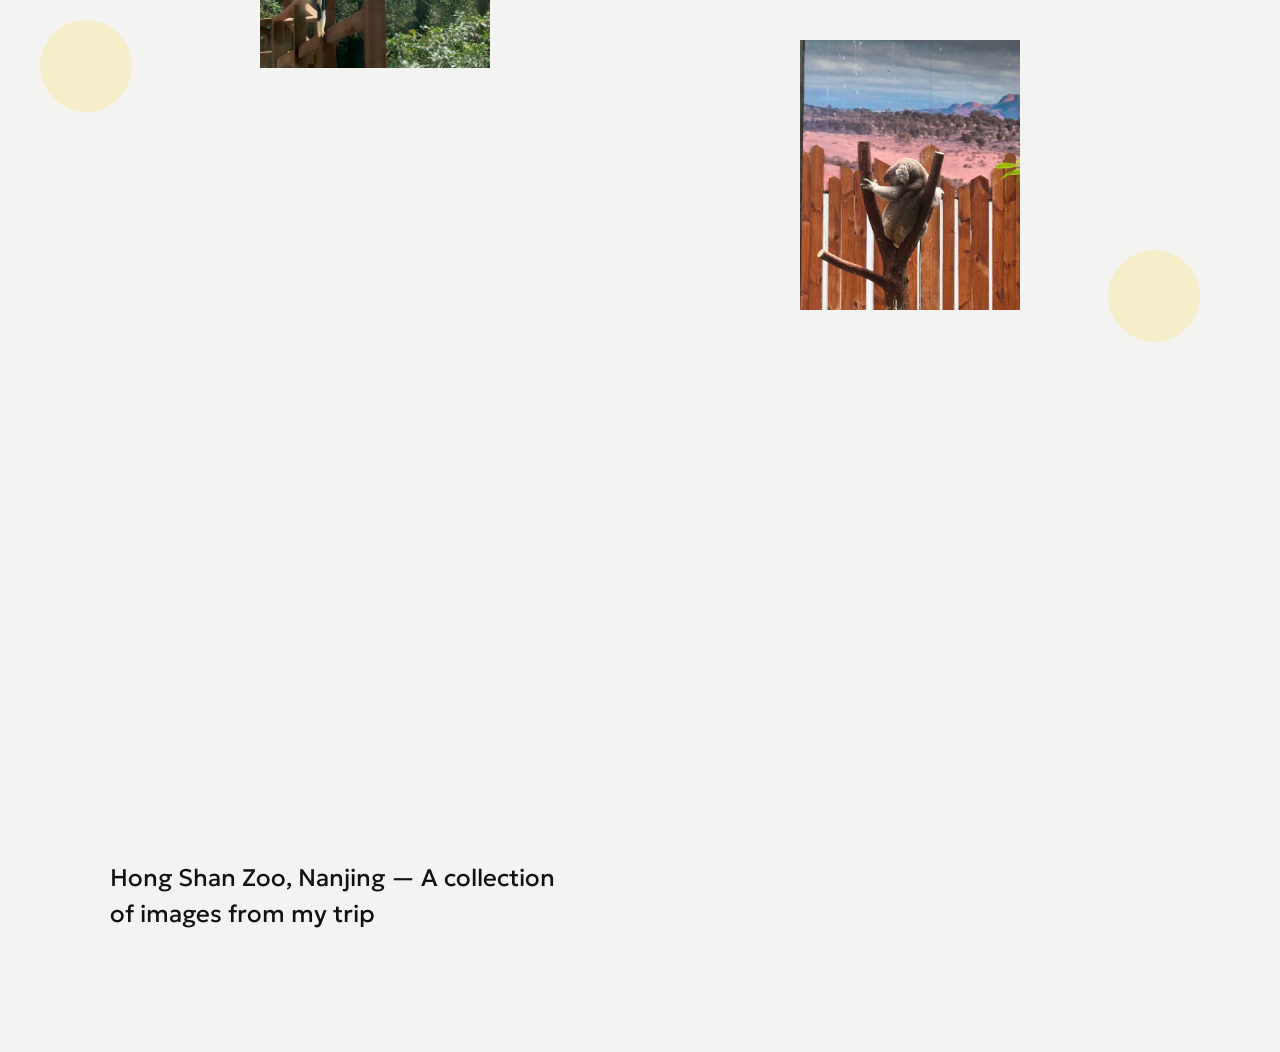
<file: zoo.html>
<!DOCTYPE html>
<html lang="en">
<head>
  <meta charset="UTF-8">
  <meta name="viewport" content="width=device-width, initial-scale=1.0">
  <title>Hong Shan Zoo</title>
  <link rel="stylesheet" href="zoo.css">

  <style>
    @import url('https://fonts.googleapis.com/css2?family=Geologica:wght@300;400;500;700&display=swap');
  </style>
</head>
<body>

  <button class="corner-magnet" aria-label="Zoo magnet"onclick="location.href='index.html'">
    <img src="img/zoo-magnet.png" alt="Hong Shan Zoo magnet">
  </button>

  <main class="zoo-page">


    <div class="bg-dot dot-1"></div>
    <div class="bg-dot dot-2"></div>
    <div class="bg-dot dot-3"></div>
    <div class="bg-dot dot-4"></div>
    <div class="bg-dot dot-5"></div>
    <div class="bg-dot dot-6"></div>
    <div class="bg-dot dot-7"></div>
    <div class="bg-dot dot-8"></div>
    <div class="bg-dot dot-9"></div>
    <div class="bg-dot dot-10"></div>
    <div class="bg-dot dot-11"></div>
    <div class="bg-dot dot-12"></div>


    <h1 class="title-piece title-1">Hong</h1>
    <h1 class="title-piece title-2">Shan</h1>
    <h1 class="title-piece title-3">Zoo</h1>
    <h1 class="title-piece title-4">Nanjing</h1>


    <section class="gallery">

      <figure class="photo photo-1">
        <img src="img/zoo1.jpg" alt="Zoo photo 1">
      </figure>

      <figure class="photo photo-2">
        <img src="img/zoo2.JPG" alt="Zoo photo 2">
      </figure>

      <figure class="photo photo-3">
        <img src="img/zoo3.jpg" alt="Zoo photo 3">
      </figure>

      <figure class="photo photo-4">
        <img src="img/zoo4.jpg" alt="Zoo photo 4">
      </figure>

      <figure class="photo photo-5">
        <img src="img/zoo5.jpg" alt="Zoo photo 5">
      </figure>

      <figure class="photo photo-6">
        <img src="img/zoo6.jpg" alt="Zoo photo 6">
      </figure>

      <figure class="photo photo-7">
        <img src="img/zoo7.jpg" alt="Zoo photo 7">
      </figure>

      <figure class="photo photo-8">
        <img src="img/zoo8.jpg" alt="Zoo photo 8">
      </figure>

    </section>

    <section class="intro-text">
      <p>
        Hong Shan Zoo, Nanjing — A collection of images from my trip
       
      </p>
    </section>

  </main>

</body>
</html>
</file>
<file: homepage.css>
body {
  background: #ececec;
  min-height: 100vh;
  overflow: hidden;
  position: relative;
  font-family: Arial, sans-serif;
}


.bg {
  position: fixed;
  inset: 0;
  background-image: url("img/background3.png");
  background-size: cover;
  background-position: center;
  opacity: 0.5;
  z-index: 0;
}


.home {
  position: relative;
  z-index: 1;
  width: 100%;
  min-height: 100vh;
  display: flex;
  justify-content: center;
  align-items: center;
}


.fridge-scene {
  position: relative;
  width: 900px;
  height: 1000px;
}

.fridge-title {
    font-family: "Geologica", sans-serif;
  position: absolute;
  top: 100px;
  left: 570px;
  font-size: 73px;
  font-weight: 400;
  color: black;
  line-height: 1.2;
}

.fridge-wrap {
  position: absolute;
  left: 120px;
  top: 80px;
  width: 628px;
  height: 1241px;

  transform: scale(0.68);
  transform-origin: top left;

  animation: fridgeZoom 1.4s ease forwards;
}


.fridge-svg {
  display: block;
  width: 628px;
  height: 1241px;
}



@keyframes fridgeZoom {
  from {
    transform: scale(0.60);
  }
  to {
    transform: scale(0.68);
    opacity: 1;
  }
}
.magnet-bird{
  position:absolute;
  top:200px;
  left:100px;

  width:90px;
  height:130px;

  padding:0;
  border:none;
  background:transparent;
  appearance:none;
  -webkit-appearance:none;
  cursor:pointer;
  z-index:6;

  transition:transform .25s ease, box-shadow .25s ease;
}

.magnet-bird:hover{
  transform:translateY(-8px) rotate(-4deg);
  box-shadow:0 10px 18px rgba(0,0,0,0.18);
}

.bird-card{
  position:relative;
  display:block;
  width:100%;
  height:100%;

  background:#f7f4ea;
  border:2px solid #111;
}


.bird{
  position:absolute;
  width:50px;
  height:20px;
  left:20px;
  top:28px;
}

.bird-body{
  position:absolute;
  width:34px;
  height:52px;
  background:#111;
  border-radius:50%;
  left:14px;
  top:12px;
}

.bird-head{
  position:absolute;
  width:18px;
  height:20px;
  background:#111;
  border-radius:50%;
  right:6px;
}

.bird-tail{
  position:absolute;
  width:12px;
  height:28px;
  background:#111;
  border-radius:50%;
  left:4px;
  top:34px;
  transform:rotate(35deg);
}

.bird-beak{
  position:absolute;
  width:0;
  height:0;
  border-left:10px solid #111;
  border-top:4px solid transparent;
  border-bottom:4px solid transparent;
  top:6px;
  right:-4px;
}

.bird-caption{
  position:absolute;
  left:0;
  right:0;
  bottom:6px;
  text-align:center;
  font-size:11px;
  color:#111;
  letter-spacing:0.08em;
}
.magnet-van-gogh{
  position:absolute;
  top: 370px;
  left: 290px;

  width:95px;
  height:95px;

  border:none;
  background:none;
  padding:0;

  cursor:pointer;
  z-index: 8;

  transition:transform .25s ease;
}

.magnet-van-gogh:hover{
  transform:translateY(-8px) rotate(-4deg);
  box-shadow:0 10px 18px rgba(0, 0, 0, 0.18);
}


.frame{
  width:100%;
  height:100%;

  background:#cfa54c;

  border:3px solid #9a7424;

  padding:10px;

  box-shadow:
  inset 0 0 0 3px #e8c777,
  inset 0 0 0 6px #b8872a;
}


.painting{
  width:100%;
  height:100%;

  background:#e5c875;

  position:relative;

  overflow:hidden;
}


.flower{
  position:absolute;

  width:25px;
  height:25px;

  background:#a97a1c;

  border-radius:50%;
}

.f1{top:8px;left:18px;}
.f2{top:20px;left:36px;}
.f3{top:15px;left:50px;}
.f4{top:35px;left:20px;}
.f5{top:38px;left:48px;}
.f6{top:42px;left:30px;}


.vase{
  position:absolute;

  bottom:8px;
  left:50%;

  transform:translateX(-50%);

  width:20px;
  height:25px;

  background:#d8b46d;

  border-radius:3px;
}
.magnet-frog{
  position:absolute;
  top:170px;
  left:350px;
  width:90px;
  height:75px;
  border:none;
  background:none;
  padding:0;

  cursor:pointer;
  z-index:8;

  transition:transform .25s ease, box-shadow .25s ease;
}

.magnet-frog:hover{
  transform:translateY(-8px) rotate(-4deg);
  box-shadow:0 10px 18px rgba(0,0,0,0.18);
}


.frog-board{
  position:relative;
  display:block;
  width:100%;
  height:100%;

  background:#d3a974;
  border:2px solid #8b6841;

  clip-path:polygon(50% 0%, 100% 18%, 100% 100%, 0% 100%, 0% 18%);
}


.frog-rope{
  position:absolute;
  top:-8px;
  left:50%;
  transform:translateX(-50%);
  width:42px;
  height:20px;
}

.rope-left,
.rope-right{
  position:absolute;
  width:18px;
  height:12px;
  border:3px solid #9b6a34;
  border-radius:50%;
  background:transparent;
}

.rope-left{
  left:1px;
  top:0;
  transform:rotate(-20deg);
}

.rope-right{
  right:1px;
  top:0;
  transform:rotate(20deg);
}

.rope-knot{
  position:absolute;
  width:8px;
  height:8px;
  background:#977a5b;
  border-radius:50%;
  left:50%;
  top:8px;
  transform:translateX(-50%);
}


.frog-text-small{
  position:absolute;
  left:33px;
  top:20px;

  writing-mode:vertical-rl;
  text-orientation:mixed;

  font-size:6px;
  color:#111;
  line-height:1.1;
}


.frog-stamp{
  position:absolute;
  left:10px;
  bottom:10px;

  width:16px;
  height:16px;
  background:#c64e43;
  color:#fff;

  font-size:10px;
  line-height:16px;
  text-align:center;
  border-radius:3px;
}


.frog-body{
  position:absolute;
  width:20px;
  height:26px;
  background:#2faa69;
  border-radius:45% 45% 48% 48%;
  left:56px;
  top:39px;
}

.frog-head{
  position:absolute;
  width:20px;
  height:16px;
  background:#4da978;
  border-radius:50%;
  left:56px;
  top:26px;
}

.frog-eye{
  position:absolute;
  width:5px;
  height:5px;
  background:#111;
  border-radius:50%;
  top:25px;
}

.frog-eye-left{
  left:58px;
}

.frog-eye-right{
  left:70px;
}

.frog-arm{
  position:absolute;
  width:8px;
  height:14px;
  background:#2faa69;
  border-radius:50%;
  left:70px;
  top:55px;
  transform:rotate(-25deg);
}


.frog-dot{
  position:absolute;
  width:4px;
  height:4px;
  background:#d94f43;
  border-radius:50%;
  top:30px;
}

.frog-dot-left{
  left:57px;
}

.frog-dot-right{
  left:73px;
}
.magnet-tibet{
  position: absolute;
  top: 90px;
  left: 205px;

  width: 90px;
  height: 60px;

  border: none;
  background: none;
  padding: 0;

  cursor: pointer;
  z-index: 8;

  transition: transform .25s ease, box-shadow .25s ease;
}

.magnet-tibet:hover{
  transform: translateY(-6px) rotate(-3deg);
  box-shadow: 0 8px 14px rgba(0,0,0,0.18);
}




.tibet-card{
  position:relative;
  width:100%;
  height:100%;

  background:#8ed2e1;

}



.tibet-text-left{
  position:absolute;
  top:6px;
  left:6px;

  font-size:10px;
  font-weight:700;

  color:#a57a0e;
}




.dharma-wheel{
  position:absolute;
top:18px;
  width:40px;
  height:40px;

  border-radius:50%;

  background:#dcaa2c;

  left:50%;

  transform:translateX(-50%);

  box-shadow:
  inset 0 0 0 4px #b8891c,
  inset 0 0 0 8px #f7c546;

  z-index:3;
}



.deer{
  position:absolute;

  width:20px;
  height:10px;

  background:#e0aa22;

  border-radius:10px;
    z-index:2;
}

.deer-left{
  left:8px;
  top:40px;
}

.deer-right{
  right:8px;
  top:40px;
}


.temple-base{
  position:absolute;

  bottom:0;
  left:0;

  width:100%;
  height:12px;

  background:#e56c4b;

  border-top:2px solid #b94b2d;
    z-index:1;
}

.magnet-platform{
  width:70px;
  height:70px;

  border:none;
  background:none;
  padding:0;

  cursor:pointer;

  transition:transform .25s ease;
}

.magnet-platform{
  position:absolute;
  top:420px;
  left:85px;
  width:70px;
  height:70px;
  border:none;
  background:none;
  padding:0;
  cursor:pointer;
  transition:transform .25s ease;
}

.magnet-platform:hover{
  transform:translateY(-6px) rotate(-2deg);
}

.platform-badge{
  width:100%;
  height:100%;
  border-radius:50%;
  background:linear-gradient(145deg, #c49a62, #a57742);
  border:3px solid #7a542c;
  position:relative;
  color:#7a4116;
  font-family:serif;
  overflow:hidden;
}

.platform-ring-text{
  position:absolute;
  inset:0;
  width:100%;
  height:100%;
}

.ring-top,
.ring-bottom{
  font-size:10px;
  font-weight:bold;
  letter-spacing:1px;
  fill:#7a4116;
}


.platform-number{
  position:absolute;
  top:50%;
  left:50%;
  transform:translate(-50%,-50%);
  display:flex;
  align-items:center;
  gap:2px;
}

.nine{
  font-size:38px;
  font-weight:bold;
  line-height:1;
}

.fraction-wrap{
  display:flex;
  flex-direction:column;
  align-items:center;
  line-height:1;
}

.fraction{
  font-size:10px;
  font-weight:bold;
}

.slash{
  width:10px;
  height:1.5px;
  background:#2c1c10;
  margin:2px 0;
}


.magnet-sf{
  position:absolute;
  top:550px;
  left:180px;

  width:72px;
  height:110px;

  border:none;
  background:none;
  padding:0;

  cursor:pointer;
  z-index:8;

  transition:transform .25s ease, box-shadow .25s ease;
}

.magnet-sf:hover{
  transform:translateY(-8px) rotate(-3deg);
  box-shadow:0 10px 18px rgba(0,0,0,0.18);
}


.sf-card{
  position:relative;
  width:100%;
  height:100%;

  border:2px solid #3f3448;
  background:linear-gradient(
    to bottom,
    #3c4fb9dd 0%,
    #8f597ed4 22%,
    #ee7a5d 65%,
    #e9a214dc 100%
  );

  overflow:hidden;
}


.sf-title{
  position:absolute;
  top:6px;
  left:0;
  right:0;

  text-align:center;
  font-size:6px;
  font-weight:700;
  letter-spacing:0.08em;
  color:#f1d5a0;
}

.sf-subtitle{
  position:absolute;
  top:16px;
  left:0;
  right:0;

  text-align:center;
  font-size:4px;
  font-weight:500;
  letter-spacing:0.15em;
  color:#e7c996;
}

.bridge{
  position:absolute;
  left:0;
  right:0;
  bottom:0;
  height:72px;
}


.tower{
  position:absolute;
  width:6px;
  background:#d8482b;
  bottom:10px;
}

.tower-left{
  left:18px;
  height:65px;
}

.tower-right{
  left:38px;
  height:65px;
}


.bridge-road{
  position:absolute;
  left:0;
  right:0;
  bottom:10px;
  height:10px;
  background:#b9473c;
  

  transform:rotate(-8deg);
}

.cable{
  position:absolute;
  width:1.5px;
  background:#e0502c;
  bottom:14px;
  transform-origin:top;
}

.cable-1{
  left:8px;
  height:44px;
  transform:rotate(16deg);
}

.cable-2{
  left:16px;
  height:50px;
  transform:rotate(8deg);
}


.cable-5{
  left:50px;
  height:50px;
  transform:rotate(-8deg);
}

.cable-6{
  left:61px;
  height:40px;
  transform:rotate(-15deg);
}
.tower-bar{
  position:absolute;
  left:22px;
  width:18px;
  height:4px;
  background:#d8482b;
  transform:rotate(8deg);
}
.bar1{
  top:3px;
}

.bar2{
  top:18px;
}

.bar3{
  top:33px;
}
</file>
<file: hkd.css>
* {
  box-sizing: border-box;
  margin: 0;
  padding: 0;
}

body {
  background: #e5efef;
  font-family: "Geologica", sans-serif;
  color: #111;
  overflow: hidden;
}

.hokkaido-page {
  display: flex;
  width: 100%;
  height: 100vh;
}


.left-panel {
  width: 52%;
  height: 100vh;
  position: sticky;
  top: 0;
  overflow: hidden;
  background: #ddd;
}

.left-panel img {
  width: 100%;
  height: 100%;
  object-fit: cover;
  display: block;
}

.right-panel {
  width: 48%;
  height: 100vh;
  overflow-y: auto;
  overflow-x: hidden;
  position: relative;
  background: #efefec;
  padding: 28px 36px 120px;
}





.corner-magnet {
  position: fixed;
  top: 24px;
  right: 15px;
  width: 96px;
  border: none;
  background: transparent;
  padding: 0;
  cursor: pointer;
  z-index: 20;

  transition: transform 0.25s ease;
}

.corner-magnet img {
  display: block;
  width: 100%;
  height: auto;
}

.corner-magnet:hover {
  transform: translateY(-8px) rotate(-4deg);
}


.meta {
  position: absolute;
  font-size: 18px;
  font-weight: 400;
  letter-spacing: 0.01em;
  color: #111;
  z-index: 5;
}

.top-left {
  top: 10px;
  left: 20px;
}

.top-right {
  top: 10px;
  right: 140px;
}

.bottom-left {
  bottom: 20px;
  left: 20px;
}

.bottom-right {
  bottom: 20px;
  right: 24px;
}


.dot {
  position: absolute;
  width: 32px;
  height: 32px;
  border-radius: 50%;
  border: none;
  background: #a4e5f1;
  padding: 0;
  z-index: 4;
  cursor: default;
}

.dot-1 {
  top: 140px;
  left: 90px;
}

.dot-2 {
  top: 540px;
  left: 400px;
}

.dot-3 {
  top: 860px;
  left: 310px;
}


.scroll-content {
  position: relative;
  min-height: 1500px;
  margin-top: 90px;
}

.small-photo {
  position: absolute;
  background: white;
}

.small-photo img {
  display: block;
  width: 100%;
  height: auto;
}

.photo-1 {
  width: 260px;
  top: 120px;
  right: 80px;
}

.photo-2 {
  width: 190px;
  top: 360px;
  left: 70px;
}

.photo-3 {
  width: 190px;
  top: 620px;
  right: 110px;
}

.photo-4 {
  width: 250px;
  top: 920px;
  left: 120px;
}
.photo-4{
  transition: transform 0.25s ease;
}
.photo-4:hover {
  transform: translateY(-4px);
}

.photo-5 {
  width: 220px;
  top: 1220px;
  right: 90px;
}
.photo-5 {
  transition: transform 0.25s ease;
}
.photo-5:hover {
  transform: translateY(-4px);
}


@media (max-width: 1100px) {
  .meta {
    font-size: 16px;
  }

  .corner-magnet {
    width: 80px;
  }

  .top-right {
    right: 110px;
  }
}

@media (max-width: 768px) {
  body {
    overflow: auto;
  }

  .hokkaido-page {
    display: block;
    height: auto;
  }

  .left-panel {
    width: 100%;
    height: 50vh;
    position: relative;
  }

  .right-panel {
    width: 100%;
    height: auto;
    overflow: visible;
    min-height: 1200px;
    padding: 100px 20px 80px;
  }

  .corner-magnet {
    top: 18px;
    right: 18px;
    width: 72px;
  }

  .meta {
    position: static;
    display: inline-block;
    margin-right: 18px;
    margin-bottom: 20px;
    font-size: 16px;
  }

  .dot {
    width: 22px;
    height: 22px;
  }

  .dot-1,
  .dot-2,
  .dot-3 {
    position: absolute;
  }

  .scroll-content {
    min-height: auto;
    margin-top: 40px;
    display: flex;
    flex-direction: column;
    gap: 24px;
  }

  .small-photo {
    position: static;
    width: 100% !important;
    max-width: 320px;
    margin: 0 auto;
  }
}
.photo-group{
  position: absolute;
}

.group-1{
  top: 1000px;
  left: 150px;
}

.group-2{
  top: 1320px;
  left: 340px;
}

.photo-btn{
  border: none;
  background: transparent;
  padding: 0;
  cursor: pointer;
  display: block;
  transition: transform 0.25s ease;
}

.photo-btn img{
  display: block;
  width: 100%;
  height: auto;
}

.photo-btn-1{
  width: 260px;
}

.photo-btn-2{
  width: 230px;
}

.photo-btn:hover{
  transform: translateY(-4px);
}

.photo-note{
  position: absolute;
  max-width: 220px;
  font-size: 16px;
  line-height: 1.4;
  color: #111;
  background: rgba(255,255,255,0.88);
  padding: 10px 12px;
  border-radius: 10px;

  opacity: 0;
  transform: translateY(10px);
  pointer-events: none;
  transition: opacity 0.3s ease, transform 0.3s ease;
}

.note-1{
  top: 30px;
  left: 240px;
}

.note-2{
  top: 60px;
  left: -250px;
}

.photo-btn:hover + .photo-note{
  opacity: 1;
  transform: translateY(0);
}
</file>
<file: nationalgallery.css>
* {
  box-sizing: border-box;
  margin: 0;
  padding: 0;
}

body {
  background: #f3f3f1;
  font-family: "Geologica", sans-serif;
  color: #111;
}

.gallery-page {
  width: 100%;
  height: 100%;
  position: relative;
}


.corner-magnet {
  position: fixed;
  top: 80px;
  right: 40px;
  width: 160px;
  border: none;
  background: transparent;
  padding: 0;
  cursor: pointer;
  z-index: 30;

  transition: transform 0.25s ease;
}

.corner-magnet img {
  display: block;
  width: 100%;
  height: auto;
}

.corner-magnet:hover {
  transform: translateY(-8px) rotate(-4deg);
}


.composition {
  position: relative;
  width: 100%;
  height: 3000px;
  background: #f3f3f1;
  overflow: hidden;
}

.blue-panel {
  position: absolute;
  top: 26px;
  left: 110px;
  width:10000px;
  height: 900px;
  background: #dedeb4;
  z-index: 1;
}


.main-title {
  position: absolute;
  top: 56px;
  left: 48px;
  z-index: 5;

  font-size: 92px;
  font-weight: 400;
  line-height: 0.88;
  color: #111;

  writing-mode: vertical-rl;
  text-orientation: mixed;
  transform: rotate(180deg);
}

.vertical-text {
  position: absolute;
  top: 70px;
  left: 110px;
  z-index: 6;

  width: 220px;
  height: 680px;

  font-size: 24px;
  font-weight: 300;
  line-height: 1.15;
  color: rgba(255,255,255,0.96);

  writing-mode: vertical-rl;
  text-orientation: mixed;
}


.main-photo {
  position: absolute;
  right: 0;
  bottom: 0;
  width: 500px;
  z-index: 8;
}

.main-photo img {
  display: block;
  width: 100%;
  height: auto;
}
.block2 {
  position: absolute;
  width: 900px;
  left: 100px;
  top: 1130px;
  height: 610px;
  background: #dedeb4;
  margin-bottom: 60px;
  z-index: 10;

}

@media (max-width: 1200px) {
  .main-title {
    font-size: 72px;
  }

  .vertical-text {
    font-size: 20px;
    width: 180px;
  }

  .main-photo {
    width: 320px;
  }

  .tag-text {
    right: 330px;
  }

  .side-photo {
    width: 180px;
  }
}


@media (max-width: 768px) {
  .gallery-page {
    padding: 12px;
  }

  .composition {
    height: auto;
    min-height: 1200px;
  }

  .corner-magnet {
    width: 72px;
    top: 16px;
    right: 16px;
  }

  .blue-panel {
    top: 70px;
    left: 20px;
    width: calc(100% - 40px);
    height: 820px;
  }

  .main-title {
    position: absolute;
    top: 110px;
    left: 20px;
    font-size: 52px;
  }

  .vertical-text {
    top: 110px;
    left: 90px;
    width: 120px;
    height: 520px;
    font-size: 16px;
  }

  .quote-mark {
    top: 90px;
    right: 20px;
    font-size: 50px;
  }

  .main-photo {
    position: absolute;
    right: 0;
    bottom: 0;
    width: 220px;
  }

  .tag-text {
    right: 230px;
    bottom: 18px;
    font-size: 14px;
  }

  .side-photo {
    left: 30px;
    bottom: 120px;
    width: 130px;
  }

  .blue-square {
    left: 30px;
    bottom: 40px;
    width: 90px;
    height: 90px;
  }

  .extra-section {
    padding: 80px 24px;
  }



  }
.photo-group{
  position: absolute;
  z-index: 20;
}

.group-1{
  right: 0px;
  top:360px;
  width: 500px;
}

.group-2{
  left: 100px;
  top: 1130px;
  width: 430px;
}

.photo-btn{
  border: none;
  background: transparent;
  padding: 0;
  cursor: pointer;
  display: block;
  width: 100%;
  transition: transform 0.25s ease;
}

.photo-btn img{
  display: block;
  width: 100%;
  height: auto;
}

.photo-btn:hover{
  transform: translateY(-4px);
}

.photo-note{
  position: absolute;
  max-width: 240px;
  font-size: 16px;
  line-height: 1.4;
  color: #111;
  background: rgba(255,255,255,0.88);
  padding: 10px 12px;
  border-radius: 10px;

  opacity: 0;
  transform: translateY(10px);
  pointer-events: none;
  transition: opacity 0.3s ease, transform 0.3s ease;
}

.note-1{
  right: 520px;
  bottom: 25px;
  max-width: 180px;
}

.note-2{
  left: 450px;
  top: 40px;
  max-width: 260px;
}

.photo-btn:hover + .photo-note{
  opacity: 1;
  transform: translateY(0);
}
</file>
<file: platform934.css>
* {
  box-sizing: border-box;
  margin: 0;
  padding: 0;
}

body {
  background: #000;
  font-family: "Geologica", sans-serif;
  overflow-x: hidden;
}

.station-page {
  position: relative;
  width: 100%;
  min-height: 500vh; 

.image-stack {
  position: relative;
  width: 100%;
}

.panel {
  position: relative;
  width: 100%;
  overflow: hidden;
}

.panel img {
  display: block;
  width: 100%;
  height: 100%;
  object-fit: cover;
}


.text-overlay {
  position: fixed;
  inset: 0;
  z-index: 20;
  pointer-events: none; 
}

.overlay-line {
  position: absolute;
  left: 7vw;

  font-size: 120px;
  font-weight: 200;
  line-height: 1;
  letter-spacing: 0.04em;
  color: rgba(255, 255, 255, 0.82);

  transition: color 0.25s ease;
  pointer-events: auto; 
}

.overlay-line:hover {
  color: #ffd152;
}

.line-1 {
  top: 8vh;
}

.line-2 {
  top: 40vh;
}

.line-3 {
  top: 72vh;
}


.center-magnet{
  position: fixed;

  top: 50%;
  left: 50%;

  transform: translate(-50%, -50%);

  border: none;
  background: transparent;
  cursor: pointer;

  z-index: 30;

  transition: transform 0.25s ease;
}

.center-magnet img {
  display: block;
  width: 350px;
  height: auto;
}

.center-magnet:hover {
  transform: translate(-50%, calc(-50% - 8px));
}
.overlay-line{
  border: none;
  background: transparent;
  padding: 0;
  cursor: pointer;
  font-size: 120px;
  color: white;
  transition: color 0.3s ease;
}

.overlay-line:focus{
  color: #fbcd63;
}

@media (max-width: 1024px) {
  .overlay-line {
    left: 5vw;
    font-size: clamp(52px, 9vw, 110px);
  }

  .center-magnet {
    width: 96px;
  }
}
@media (max-width: 768px) {
  .panel {
    height: 100vh;
  }

  .overlay-line {
    left: 4vw;
    font-size: clamp(42px, 12vw, 72px);
    letter-spacing: 0.02em;
  }

  .line-1 {
    top: 12vh;
  }

  .line-2 {
    top: 40vh;
  }

  .line-3 {
    top: 68vh;
  }

  .center-magnet {
    width: 78px;
  }
}
}
</file>
<file: tibet.css>
* {
  box-sizing: border-box;
  margin: 0;
  padding: 0;
}

body {
  background: #f1f1ef;
  font-family: "Geologica", sans-serif;
  overflow-x: hidden;
  color: #111;
}

.tibet-page {
  display: flex;
  width: 100%;
  min-height: 100vh;
  position: relative;
}

.corner-magnet {
  position: fixed;
  top: 30px;
  right: 30px;
  width: 150px;
  border: none;
  background: transparent;
  padding: 0;
  cursor: pointer;
  z-index: 30;

  transition: transform 0.25s ease, box-shadow 0.25s ease;
}

.corner-magnet img {
  display: block;
  width: 100%;
  height: auto;
}

.corner-magnet:hover {
  transform: translateY(-8px) rotate(-4deg);
  box-shadow: 0 10px 18px rgba(0, 0, 0, 0.18);
}


.left-gallery {
  width: 50%;
  min-height: 2600px;
  padding: 70px 40px 100px 70px;
  position: relative;
  background: #f1f1ef;
}

.left-photo {
  width: 72%;
  margin-bottom: 90px;
  background: white;
}

.left-photo img {
  display: block;
  width: 100%;
  height: auto;
}


.right-panel {
  width: 50%;
  height: 100vh;
  position: sticky;
  top: 0;
  background: #efefed;
  overflow: hidden;
}

.main-photo {
  position: absolute;
  inset: 0;
  width: 100%;
  height: 100%;
}

.main-photo img {
  width: 100%;
  height: 100%;
  object-fit: cover;
  display: block;
}

.word{
  position:absolute;

  border:none;
  background:transparent;
  padding:0;

  font-family: "Geologica", sans-serif;
  font-size:28px;
  color:rgba(255,255,255,0.95);

  cursor:pointer;
  transition:color .25s ease, transform .25s ease;
}
.word:focus{
  color:#ffd88a;
  transform: translateY(-3px);
  outline:none;
}
.word-1 {
  top: 90px;
  left: 90px;
}

.word-2 {
  top: 200px;
  right: 150px;
}

.word-3 {
  top: 360px;
  left: 260px;
}

.word-4 {
  top: 520px;
  left: 70px;
}

.word-5 {
  top: 650px;
  right: 70px;
}


.left-photo {
  transition: transform 0.25s ease;
}

.left-photo:hover {
  transform: translateY(-4px);
}


@media (max-width: 1200px) {
  .word {
    font-size: 22px;
  }

  .corner-magnet {
    width: 78px;
  }
}


@media (max-width: 768px) {
  body {
    overflow: auto;
  }

  .tibet-page {
    display: block;
  }

  .corner-magnet {
    top: 16px;
    right: 16px;
    width: 72px;
  }

  .left-gallery {
    width: 100%;
    min-height: auto;
    padding: 90px 20px 40px;
  }

  .left-photo {
    width: 100%;
    max-width: 360px;
    margin: 0 auto 28px;
  }

  .right-panel {
    width: 100%;
    height: 70vh;
    position: relative;
  }

  .word {
    font-size: 18px;
  }

  .word-1 {
    top: 40px;
    left: 30px;
  }

  .word-2 {
    top: 90px;
    right: 30px;
  }

  .word-3 {
    top: 220px;
    left: 140px;
  }

  .word-4 {
    top: 320px;
    left: 30px;
  }

  .word-5 {
    top: 420px;
    right: 30px;
  }
}
</file>
<file: zoo.css>
* {
  box-sizing: border-box;
  margin: 0;
  padding: 0;
}

body {
  background: #f3f3f1;
  font-family: "Geologica", sans-serif;
  color: #111;
  overflow-x: hidden;
}

.zoo-page {
  position: relative;
  width: 100%;
  min-height: 2200px;
  padding: 60px 40px 120px;
}



.corner-magnet {
  position: fixed;
  top: 28px;
  right: 28px;
  width: 130px;
  height: auto;
  border: none;
  background: transparent;
  padding: 0;
  cursor: pointer;
  z-index: 50;

  transition: transform 0.25s ease;
}

.corner-magnet img {
  display: block;
  width: 100%;
  height: auto;
}

.corner-magnet:hover {
  transform: translateY(-8px) rotate(-4deg);
}


.bg-dot {
  position: absolute;
  width: 92px;
  height: 92px;
  border-radius: 50%;
  background: rgba(249, 236, 170, 0.55);
  z-index: 0;
}

.dot-1  { top: 0px; left: -10px; }
.dot-2  { top: 120px; left: 540px; }
.dot-3  { top: 40px; right: 120px; }
.dot-4  { top: 240px; right: -20px; }
.dot-5  { top: 390px; left: 250px; }
.dot-6  { top: 500px; left: 700px; }
.dot-7  { top: 760px; left: 410px; }
.dot-8  { top: 960px; left: 120px; }
.dot-9  { top: 1080px; right: 250px; }
.dot-10 { top: 1320px; left: 520px; }
.dot-11 { top: 1620px; left: 40px; }
.dot-12 { top: 1850px; right: 80px; }


.title-piece {
  position: absolute;
  font-size: 88px;
  font-weight: 400;
  line-height: 0.9;
  color: #111;
  z-index: 2;
  letter-spacing: -0.03em;
}

.title-1 {
  top: 120px;
  left: 70px;
}

.title-2 {
  top: 120px;
  left: 500px;
}

.title-3 {
top: 540px;
  left: 880px;
  font-size: 80px;
}

.title-4 {
  top: 1000px;
  left: 300px;
  font-size: 68px;
}



.gallery {
  position: relative;
  width: 100%;
  min-height: 1900px;
  z-index: 3;
}

.photo {
  position: absolute;
  background: white;
}

.photo img {
  display: block;
  width: 100%;
  height: auto;
}


.photo-1 {
  width: 210px;
  top: 128px;
  left: 180px;
}

.photo-2 {
  width: 240px;
  top: 240px;
  left: 900px;
}

.photo-3 {
  width: 250px;
  top: 430px;
  left: 550px;
}

.photo-4 {
  width: 180px;
  top: 620px;
  left: 80px;
}

.photo-5 {
  width: 180px;
  top: 760px;
  left: 1020px;
}

.photo-6 {
  width: 210px;
  top: 1080px;
  left: 920px;
}

.photo-7 {
  width: 230px;
  top: 1320px;
  left: 220px;
}

.photo-8 {
  width: 220px;
  top: 1580px;
  left: 760px;
}



.intro-text {
  position: relative;
  max-width: 460px;
  margin-top: 500px;
  margin-left: 70px;
}

.intro-text p {
  font-size: 24px;
  line-height: 1.5;
  color: #111;
}



.photo {
  transition: transform 0.25s ease;
}

.photo:hover {
  transform: translateY(-4px);
}



@media (max-width: 768px) {
  .zoo-page {
    min-height: auto;
    padding: 120px 20px 100px;
  }

  .corner-magnet {
    width: 78px;
    top: 18px;
    right: 18px;
  }

  .title-piece {
    position: static;
    display: inline-block;
    font-size: 44px;
    margin-right: 16px;
    margin-bottom: 16px;
  }

  .title-1,
  .title-2,
  .title-3,
  .title-4 {
    position: static;
  }

  .gallery {
    position: static;
    min-height: auto;
    display: flex;
    flex-direction: column;
    gap: 28px;
    margin-top: 40px;
  }

  .photo {
    position: static;
    width: 100% !important;
    max-width: 320px;
    margin: 0 auto;
  }

  .bg-dot {
    width: 54px;
    height: 54px;
  }

  .intro-text {
    margin: 50px auto 0;
    max-width: 320px;
  }

  .intro-text p {
    font-size: 16px;
  }
}
</file>
